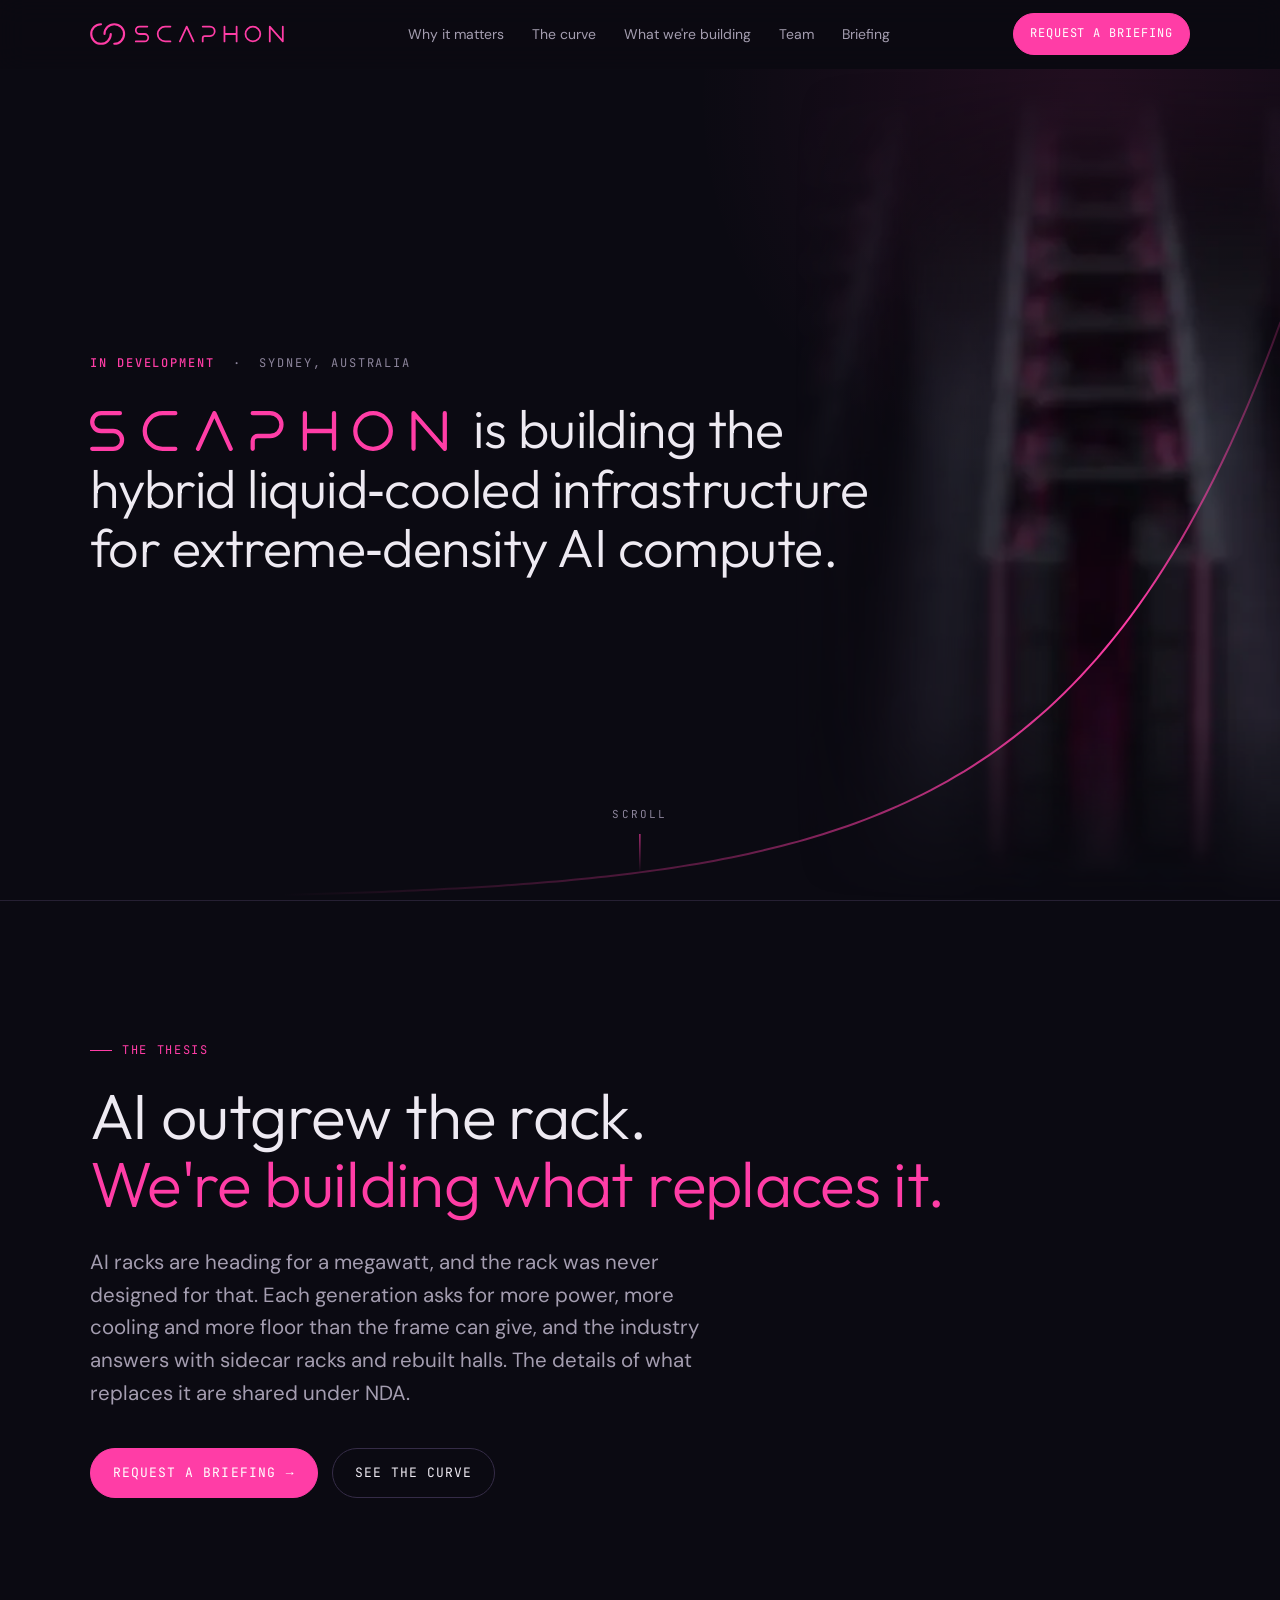
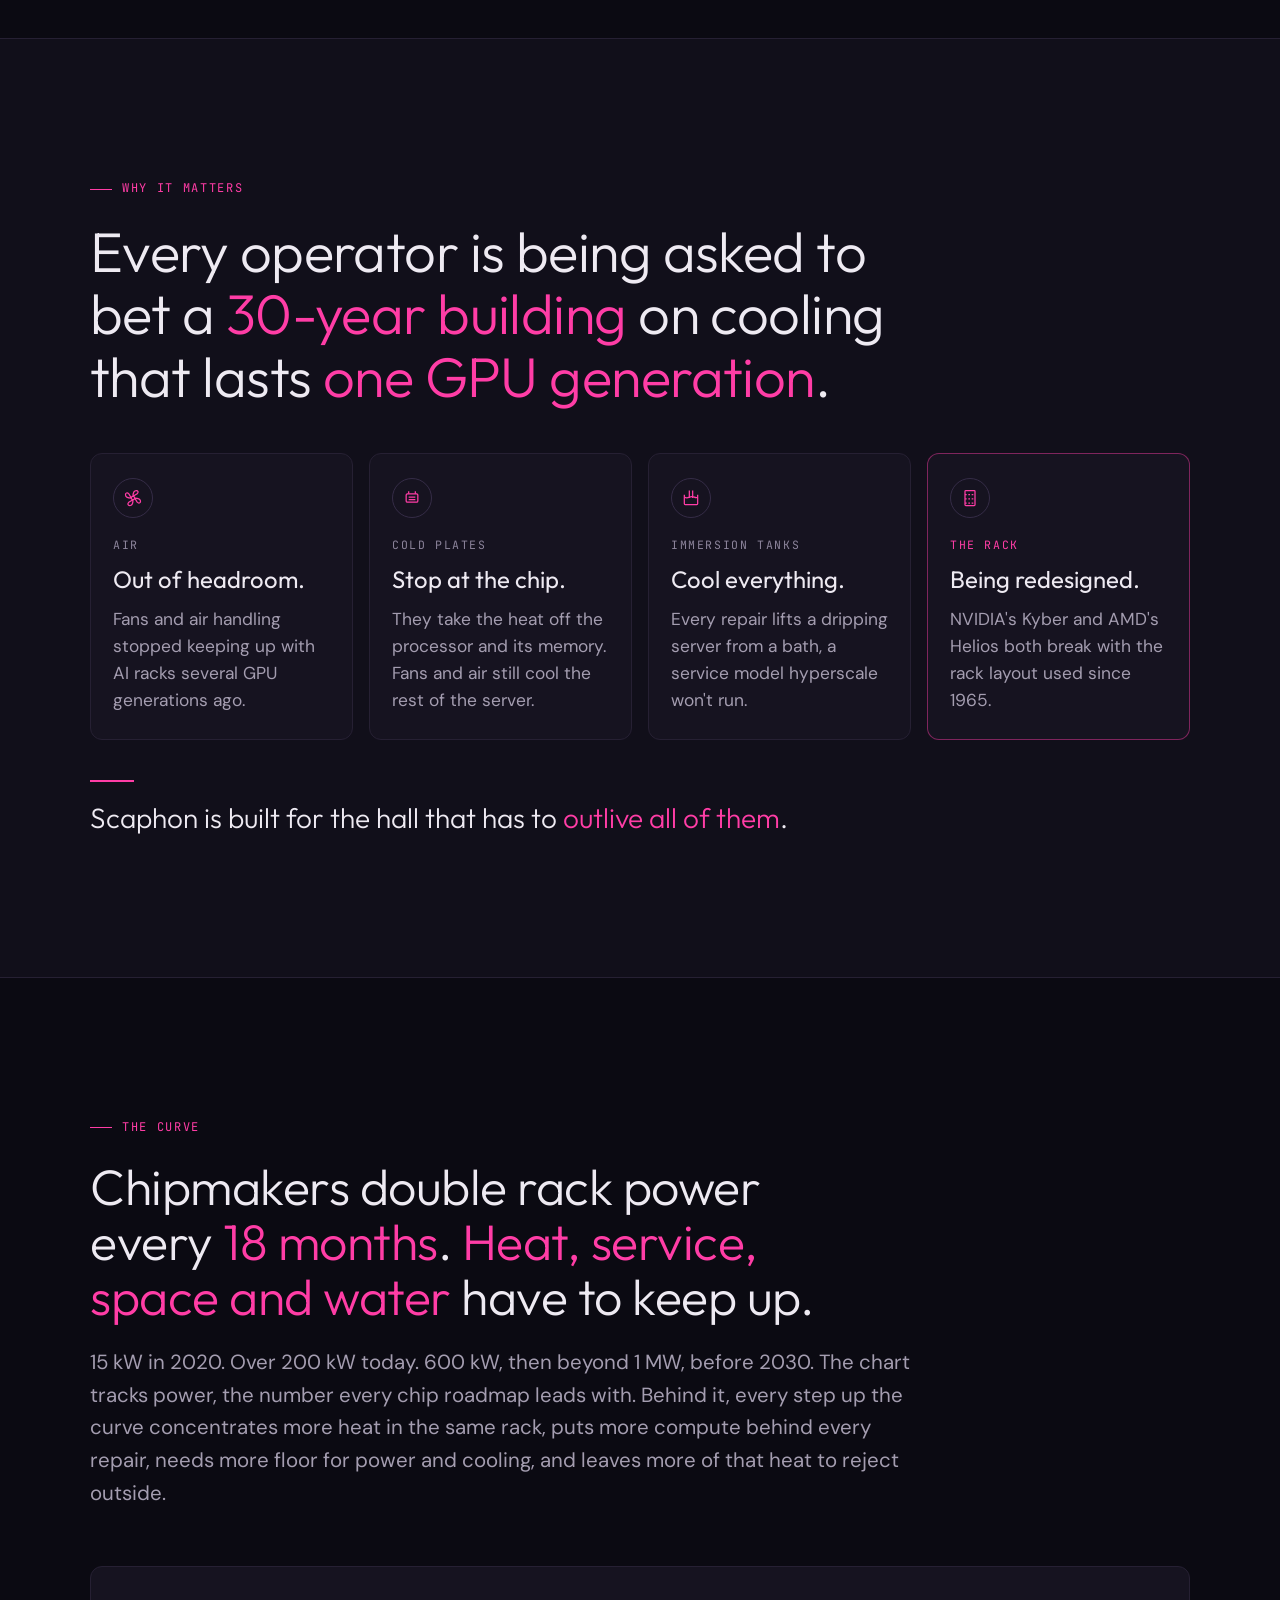
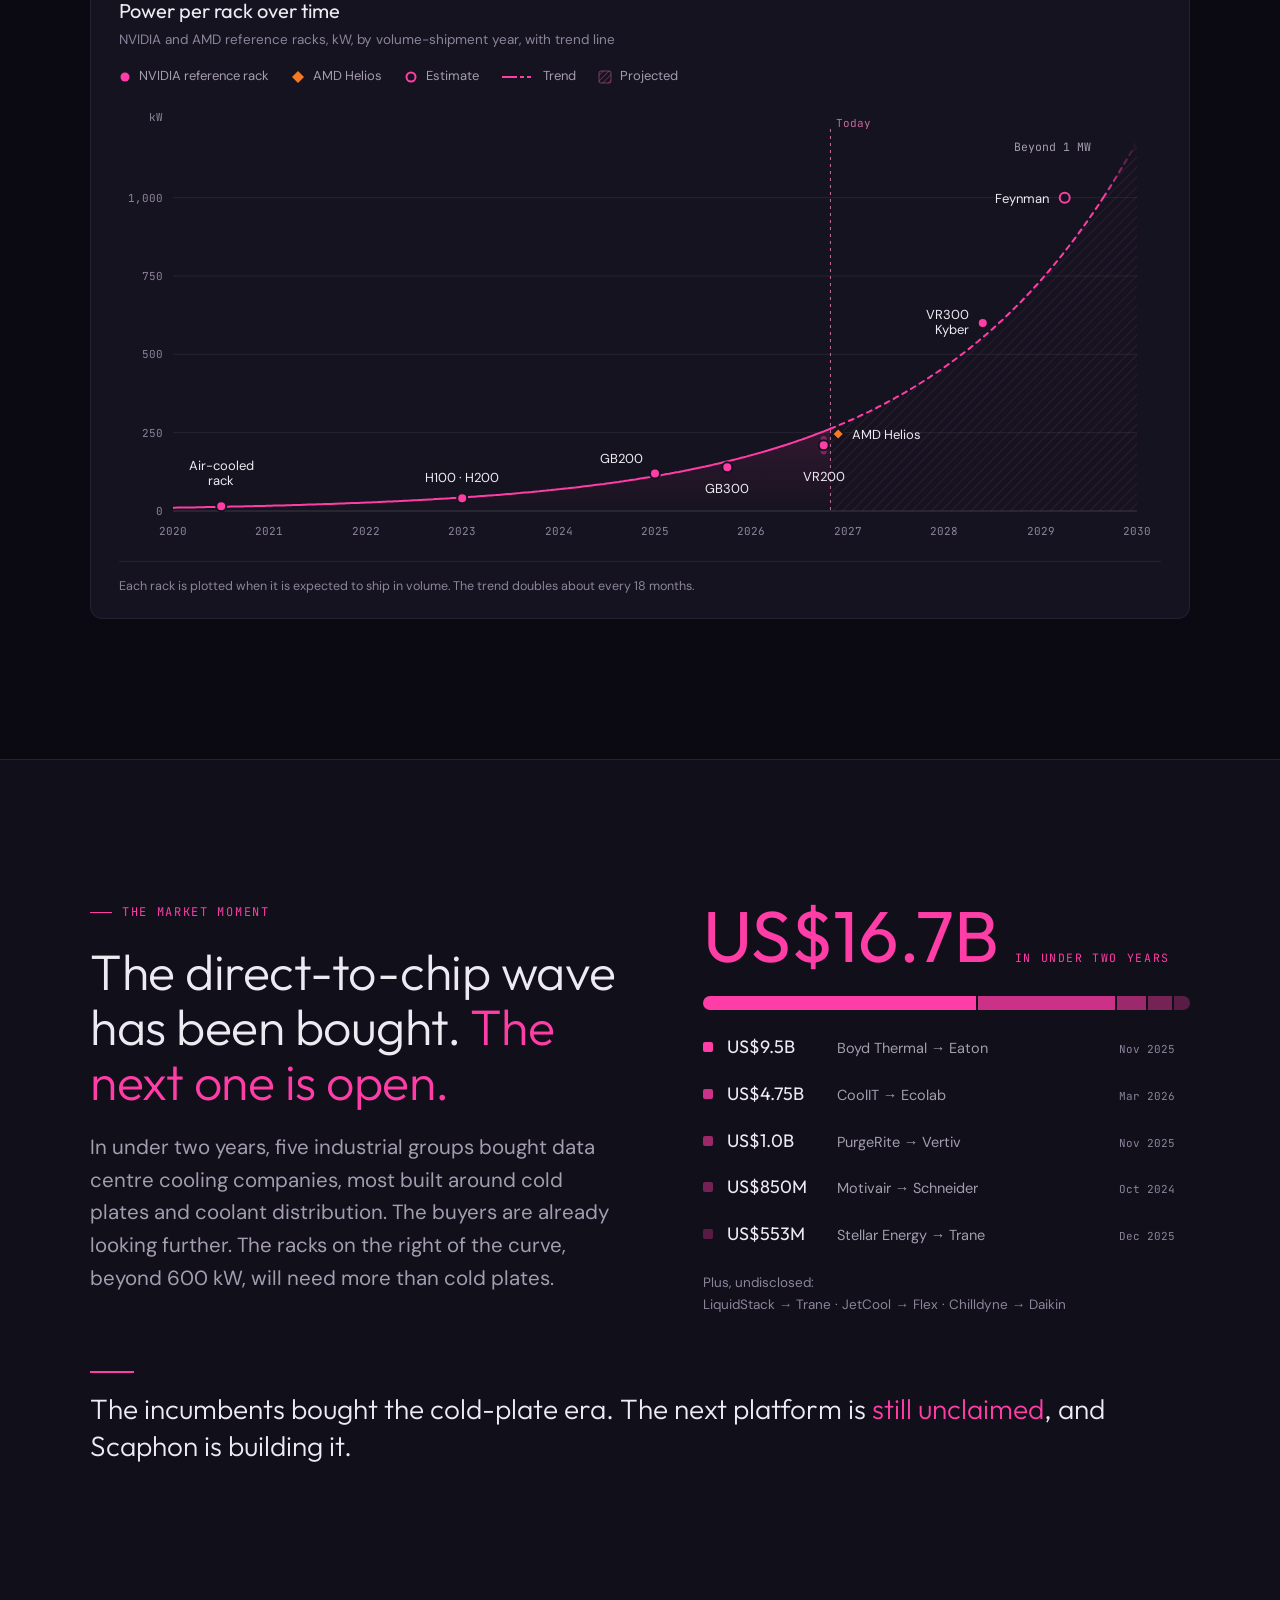
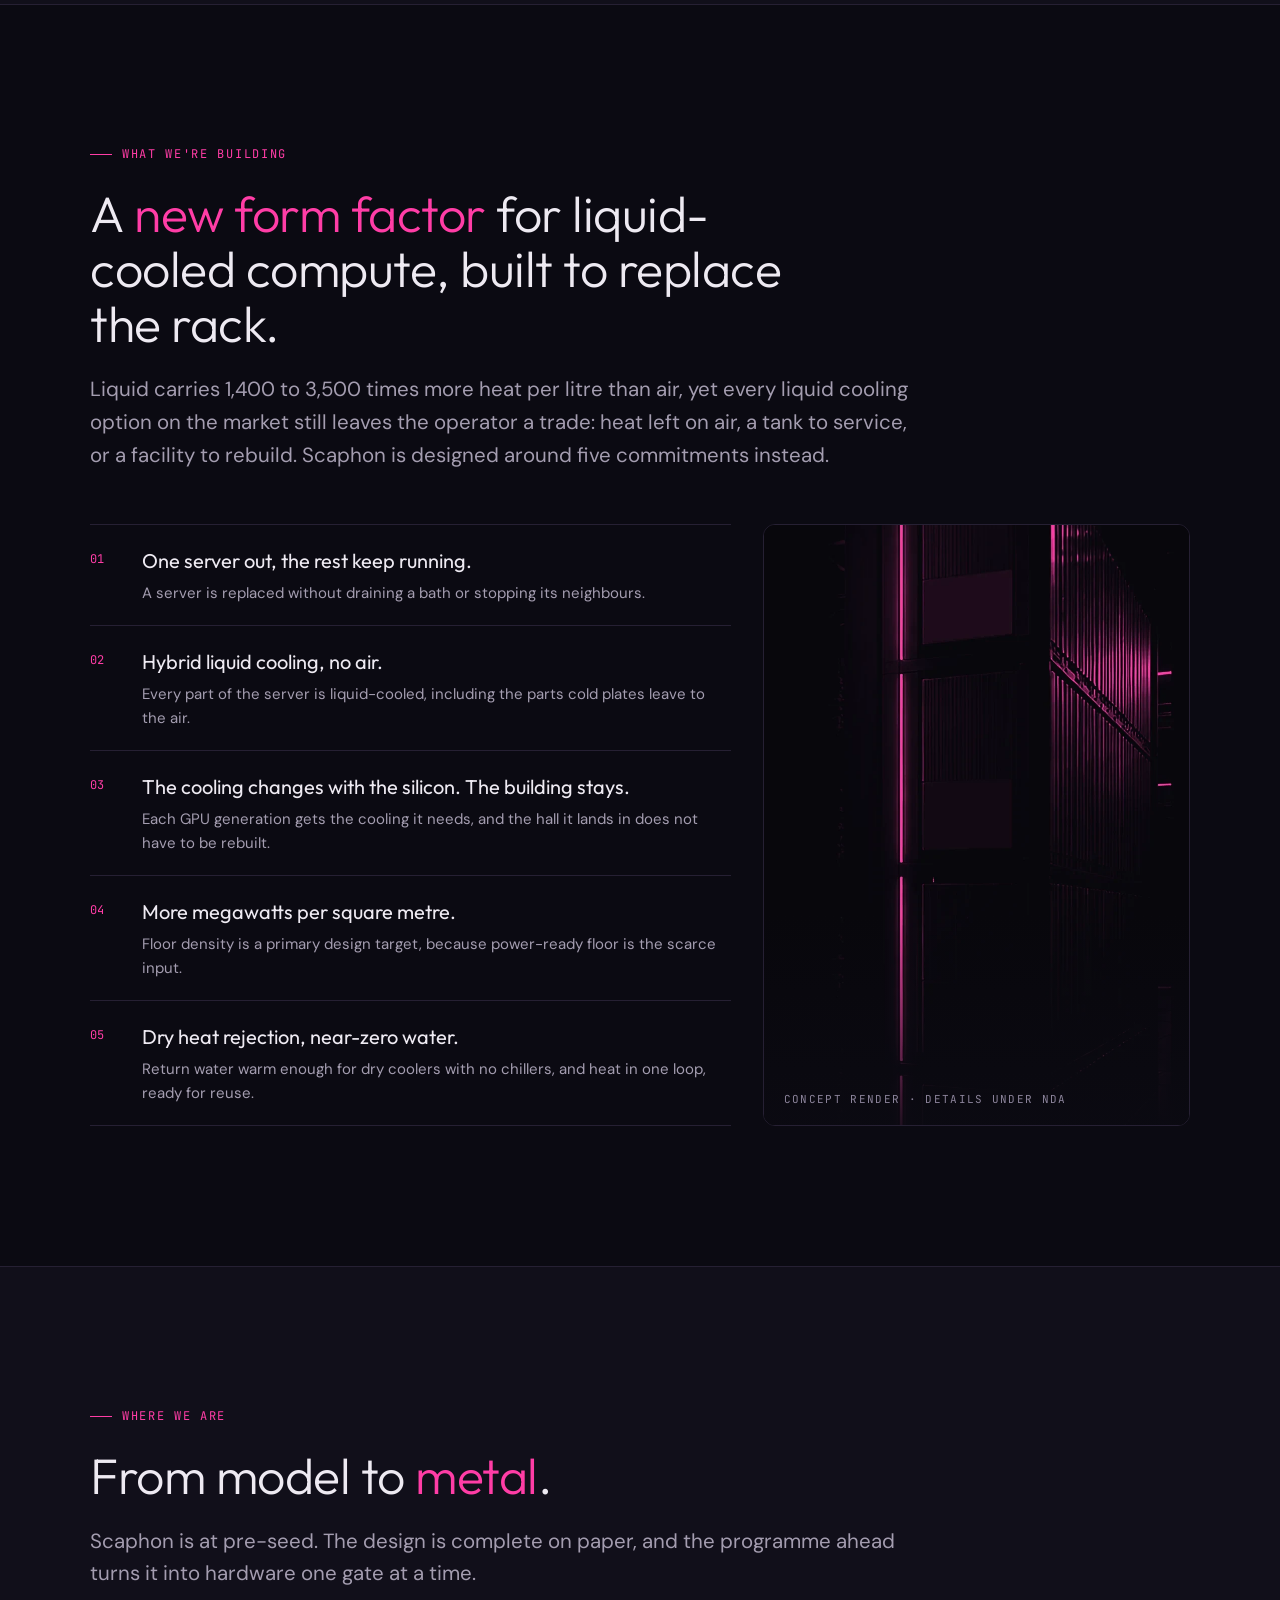
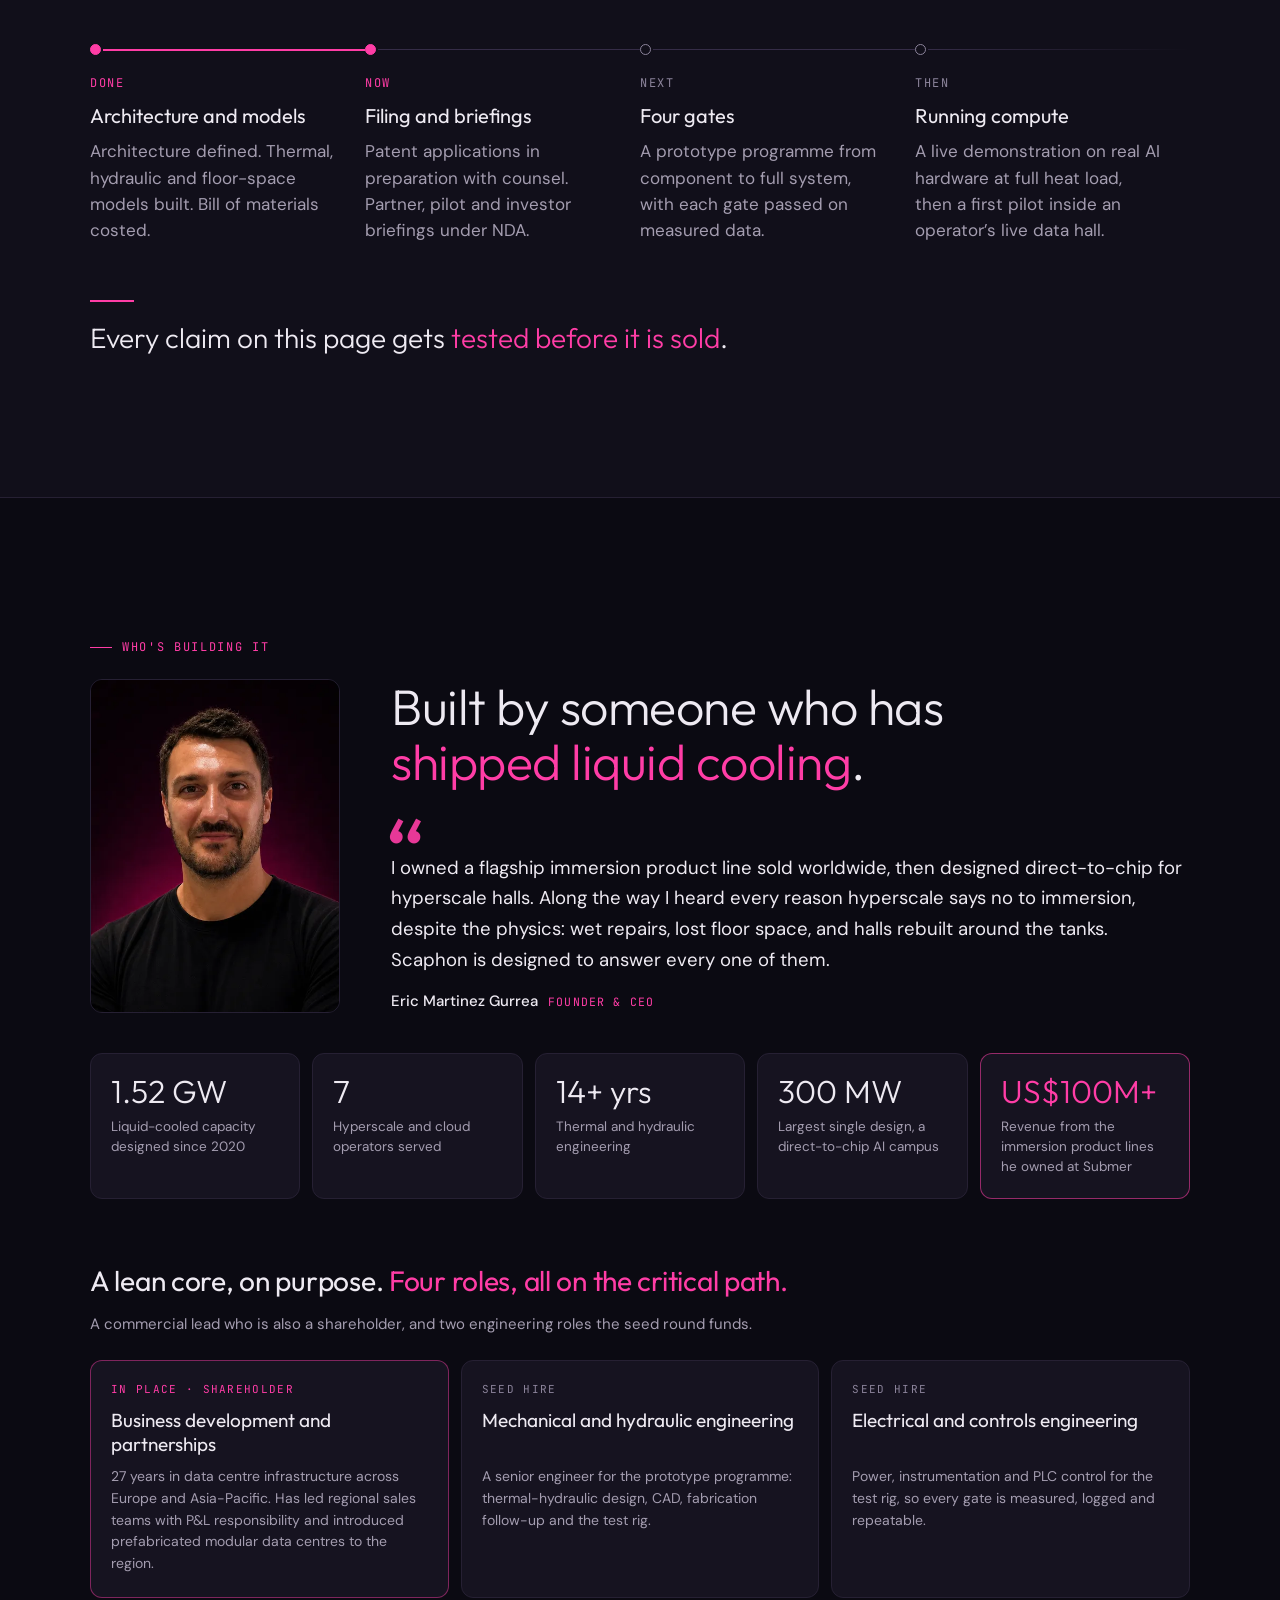
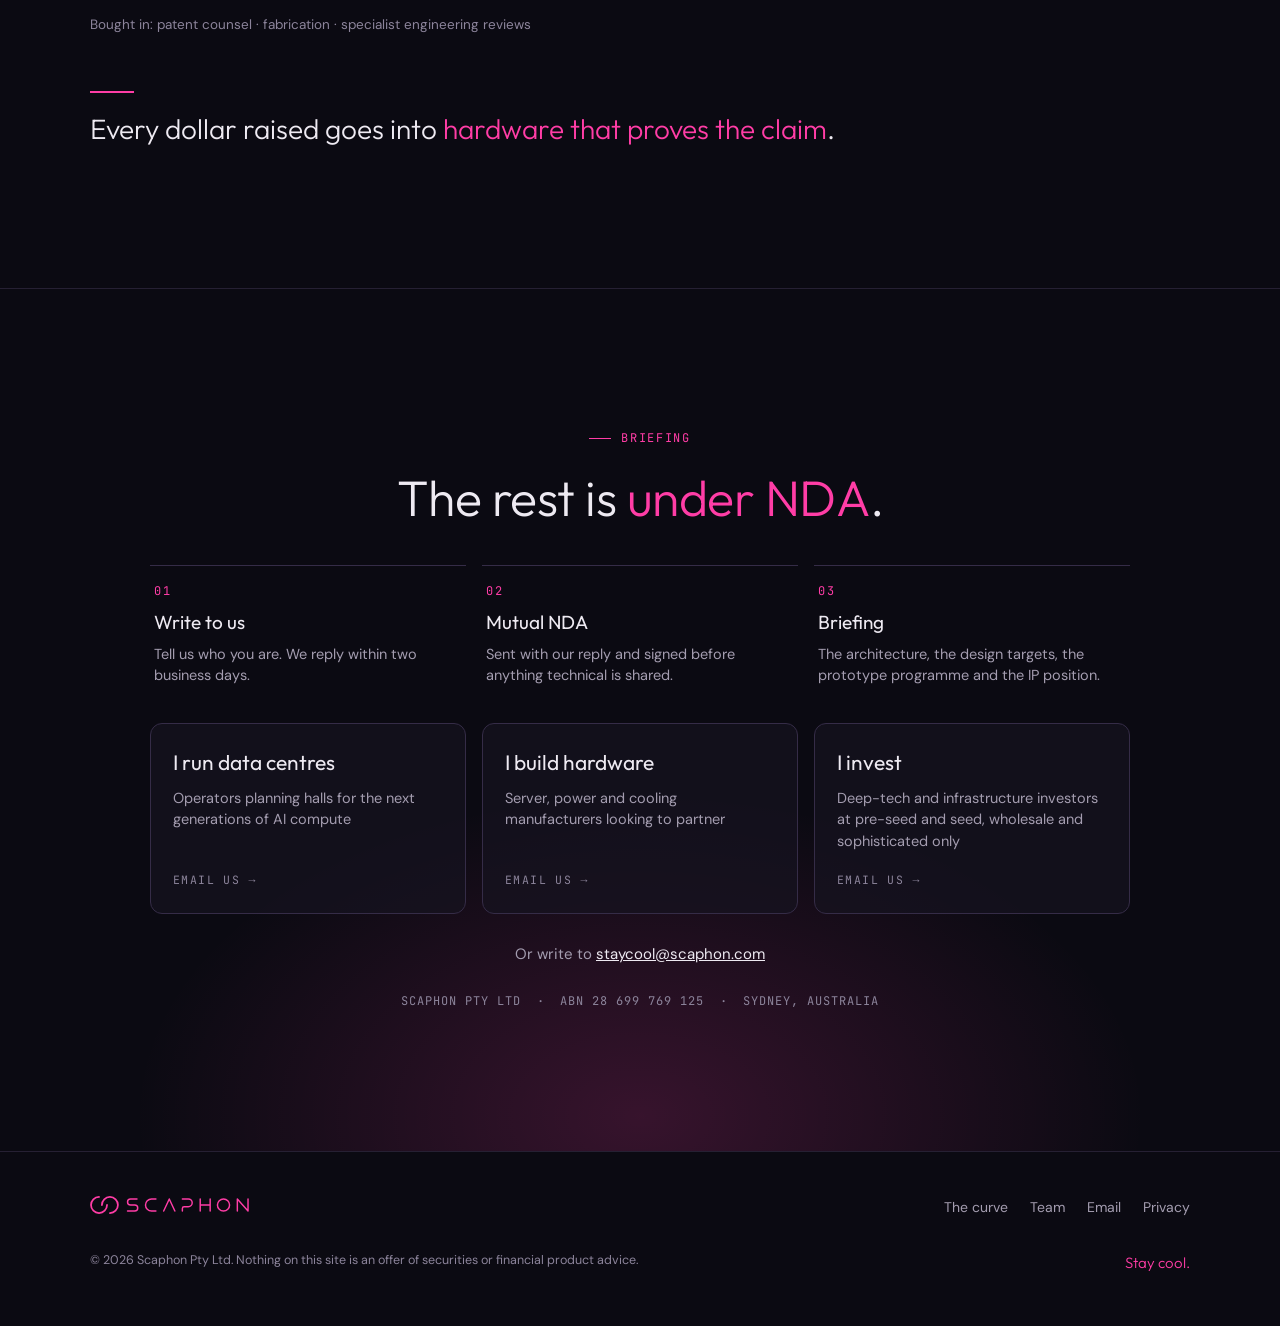
<file: index.html>
<!doctype html>
<html lang="en-AU">
<head>
  <meta charset="utf-8">
  <meta name="viewport" content="width=device-width, initial-scale=1">
  <title>Scaphon · Liquid-cooled infrastructure for AI compute</title>
  <meta name="description" content="Scaphon is building the liquid-cooled infrastructure for extreme-density AI compute, as AI racks head for a megawatt. Sydney, Australia. Briefings under NDA.">
  <meta name="robots" content="index, follow, max-image-preview:large">
  <link rel="canonical" href="https://scaphon.com/">
  <meta name="theme-color" content="#0B0A12">
  <meta name="color-scheme" content="dark">
  <meta name="referrer" content="strict-origin-when-cross-origin">
  <meta name="author" content="Scaphon Pty Ltd">

  <meta property="og:type" content="website">
  <meta property="og:site_name" content="Scaphon">
  <meta property="og:locale" content="en_AU">
  <meta property="og:url" content="https://scaphon.com/">
  <meta property="og:title" content="Scaphon · AI outgrew the rack">
  <meta property="og:description" content="AI racks are heading for a megawatt, and the rack was never designed for that. Scaphon is building what replaces it. Briefings under NDA.">
  <meta property="og:image" content="https://scaphon.com/og.png">
  <meta property="og:image:type" content="image/png">
  <meta property="og:image:width" content="1200">
  <meta property="og:image:height" content="630">
  <meta property="og:image:alt" content="Scaphon. AI outgrew the rack. We're building what replaces it.">
  <meta name="twitter:card" content="summary_large_image">
  <meta name="twitter:title" content="Scaphon · AI outgrew the rack">
  <meta name="twitter:description" content="AI racks are heading for a megawatt, and the rack was never designed for that. Scaphon is building what replaces it.">
  <meta name="twitter:image" content="https://scaphon.com/og.png">
  <meta name="twitter:image:alt" content="Scaphon. AI outgrew the rack. We're building what replaces it.">

  <link rel="icon" href="/favicon.ico" sizes="32x32">
  <link rel="icon" href="/favicon.svg" type="image/svg+xml">
  <link rel="apple-touch-icon" href="/icon-180.png">
  <link rel="manifest" href="/site.webmanifest">

  <link rel="preload" href="fonts/outfit-latin-300-normal.woff2" as="font" type="font/woff2" crossorigin>
  <link rel="preload" href="fonts/dm-sans-latin-400-normal.woff2" as="font" type="font/woff2" crossorigin>
  <link rel="stylesheet" href="styles.css?v=20261029c">

  <script type="application/ld+json">
  {
    "@context": "https://schema.org",
    "@graph": [
      {
        "@type": "Organization",
        "@id": "https://scaphon.com/#organization",
        "name": "Scaphon",
        "legalName": "Scaphon Pty Ltd",
        "url": "https://scaphon.com/",
        "logo": { "@type": "ImageObject", "url": "https://scaphon.com/icon-512.png", "width": 512, "height": 512 },
        "image": "https://scaphon.com/og.png",
        "description": "Scaphon is building the liquid-cooled infrastructure for extreme-density AI compute.",
        "slogan": "AI outgrew the rack. We're building what replaces it.",
        "email": "staycool@scaphon.com",
        "foundingDate": "2026-07-01",
        "taxID": "28 699 769 125",
        "identifier": [
          { "@type": "PropertyValue", "propertyID": "ABN", "value": "28 699 769 125" },
          { "@type": "PropertyValue", "propertyID": "ACN", "value": "699 769 125" }
        ],
        "address": { "@type": "PostalAddress", "addressLocality": "Sydney", "addressRegion": "NSW", "addressCountry": "AU" },
        "knowsAbout": ["Liquid cooling", "AI data centre infrastructure", "Data centre thermal management"],
        "founder": { "@id": "https://scaphon.com/#founder" },
        "sameAs": []
      },
      {
        "@type": "Person",
        "@id": "https://scaphon.com/#founder",
        "name": "Eric Martinez Gurrea",
        "jobTitle": "Founder and CEO",
        "worksFor": { "@id": "https://scaphon.com/#organization" },
        "sameAs": ["https://www.linkedin.com/in/ericmartinezg/"]
      },
      {
        "@type": "WebSite",
        "@id": "https://scaphon.com/#website",
        "url": "https://scaphon.com/",
        "name": "Scaphon",
        "inLanguage": "en-AU",
        "publisher": { "@id": "https://scaphon.com/#organization" }
      }
    ]
  }
  </script>
</head>
<body>
<a class="skip" href="#main">Skip to content</a>

<header class="nav" id="nav">
  <div class="wrap">
    <a class="brand" href="./" aria-label="Scaphon home"><img src="img/scaphon-logo.svg" alt="Scaphon" width="2579" height="292"></a>
    <nav aria-label="Main">
      <ul id="menu">
        <li><a href="#bottleneck">Why it matters</a></li>
        <li><a href="#signal">The curve</a></li>
        <li><a href="#building">What we're building</a></li>
        <li><a href="#team">Team</a></li>
        <li><a href="#briefing">Briefing</a></li>
      </ul>
    </nav>
    <a class="btn small" href="#briefing">Request a briefing</a>
    <button class="nav-toggle" id="navToggle" aria-label="Open menu" aria-expanded="false" aria-controls="menu"><span></span><span></span><span></span></button>
  </div>
</header>

<main id="main">

  <!-- HERO: one sentence of what, nothing of how. The curve behind it is the
       same exponential as the chart below, drawn once on load. -->
  <section class="hero" aria-labelledby="hero-title">
    <div class="hero-photo" aria-hidden="true"></div>
    <svg class="hero-curve" viewBox="0 0 1200 700" preserveAspectRatio="xMaxYMax meet" aria-hidden="true">
      <defs>
        <linearGradient id="heroStroke" x1="0" y1="0" x2="1" y2="0">
          <stop offset="0" stop-color="#FF3DA6" stop-opacity="0"/>
          <stop offset=".45" stop-color="#FF3DA6" stop-opacity=".35"/>
          <stop offset=".85" stop-color="#FF3DA6" stop-opacity="1"/>
          <stop offset="1" stop-color="#FF3DA6" stop-opacity=".2"/>
        </linearGradient>
      </defs>
      <path class="hero-line" d="M0.0 693.9 L10.0 693.7 L20.0 693.4 L30.0 693.2 L40.0 692.9 L50.0 692.6 L60.0 692.3 L70.0 692.0 L80.0 691.7 L90.0 691.3 L100.0 691.0 L110.0 690.6 L120.0 690.3 L130.0 689.9 L140.0 689.5 L150.0 689.0 L160.0 688.6 L170.0 688.1 L180.0 687.6 L190.0 687.2 L200.0 686.6 L210.0 686.1 L220.0 685.5 L230.0 685.0 L240.0 684.3 L250.0 683.7 L260.0 683.1 L270.0 682.4 L280.0 681.7 L290.0 680.9 L300.0 680.2 L310.0 679.4 L320.0 678.5 L330.0 677.7 L340.0 676.8 L350.0 675.8 L360.0 674.9 L370.0 673.8 L380.0 672.8 L390.0 671.7 L400.0 670.5 L410.0 669.4 L420.0 668.1 L430.0 666.8 L440.0 665.5 L450.0 664.1 L460.0 662.7 L470.0 661.2 L480.0 659.6 L490.0 658.0 L500.0 656.3 L510.0 654.5 L520.0 652.7 L530.0 650.8 L540.0 648.8 L550.0 646.7 L560.0 644.6 L570.0 642.4 L580.0 640.0 L590.0 637.6 L600.0 635.1 L610.0 632.5 L620.0 629.8 L630.0 626.9 L640.0 624.0 L650.0 620.9 L660.0 617.7 L670.0 614.4 L680.0 611.0 L690.0 607.4 L700.0 603.7 L710.0 599.8 L720.0 595.7 L730.0 591.5 L740.0 587.2 L750.0 582.6 L760.0 577.9 L770.0 573.0 L780.0 567.9 L790.0 562.5 L800.0 557.0 L810.0 551.2 L820.0 545.3 L830.0 539.0 L840.0 532.5 L850.0 525.8 L860.0 518.8 L870.0 511.5 L880.0 503.9 L890.0 496.0 L900.0 487.7 L910.0 479.2 L920.0 470.3 L930.0 461.0 L940.0 451.4 L950.0 441.4 L960.0 431.0 L970.0 420.1 L980.0 408.9 L990.0 397.1 L1000.0 384.9 L1010.0 372.2 L1020.0 359.0 L1030.0 345.3 L1040.0 331.0 L1050.0 316.1 L1060.0 300.7 L1070.0 284.6 L1080.0 267.8 L1090.0 250.4 L1100.0 232.3 L1110.0 213.5 L1120.0 193.9 L1130.0 173.5 L1140.0 152.3 L1150.0 130.2 L1160.0 107.2 L1170.0 83.3 L1180.0 58.5 L1190.0 32.7 L1200.0 5.8" pathLength="1"/>
    </svg>
    <div class="wrap">
      <div class="eyebrow"><b>In development</b> &nbsp;·&nbsp; Sydney, Australia</div>
      <h1 id="hero-title"><span class="wm"><span class="sr-only">Scaphon</span><img src="img/scaphon-wordmark.svg" alt="" aria-hidden="true" width="1614" height="180"></span> is building the<br class="br-wide"> hybrid liquid&#8209;cooled infrastructure<br class="br-wide"> for extreme&#8209;density AI compute.</h1>
    </div>
    <a class="scroll-cue" href="#thesis" aria-label="Scroll to the thesis"><span>Scroll</span><i aria-hidden="true"></i></a>
  </section>

  <section id="thesis" class="thesis" aria-labelledby="thesis-title">
    <div class="wrap reveal">
      <div class="label">The thesis</div>
      <h2 id="thesis-title">AI outgrew the rack.<br><span class="accent">We're building what replaces it.</span></h2>
      <p class="lead">AI racks are heading for a megawatt, and the rack was never designed for that. Each generation asks for more power, more cooling and more floor than the frame can give, and the industry answers with sidecar racks and rebuilt halls. The details of what replaces it are shared under NDA.</p>
      <div class="cta-row">
        <a class="btn" href="#briefing">Request a briefing <span class="arrow" aria-hidden="true">→</span></a>
        <a class="btn ghost" href="#signal">See the curve</a>
      </div>
    </div>
  </section>

  <!-- WHY IT MATTERS: one statement, no numbers to defend; the numbers live in the chart -->
  <section id="bottleneck" class="alt statement-band" aria-labelledby="bottleneck-title">
    <div class="wrap reveal">
      <div class="label">Why it matters</div>
      <h2 id="bottleneck-title" class="statement">Every operator is being asked to bet a <span class="accent">30-year building</span> on cooling that lasts <span class="accent">one GPU generation</span>.</h2>
      <ul class="verdicts">
        <li class="verdict"><span class="v-ico" aria-hidden="true"><svg width="20" height="20" viewBox="0 0 24 24" fill="none" stroke="currentColor" stroke-width="1.5"><circle cx="12" cy="12" r="2"/><path d="M12 10c0-4 1-7 4-7 2 0 3 2 1 4l-5 3M14 12c4 0 7 1 7 4 0 2-2 3-4 1l-3-5M12 14c0 4-1 7-4 7-2 0-3-2-1-4l5-3M10 12c-4 0-7-1-7-4 0-2 2-3 4-1l3 5"/></svg></span><span class="v-k">Air</span><span class="v-t">Out of headroom.</span><span class="v-d">Fans and air handling stopped keeping up with AI racks several GPU generations ago.</span></li>
        <li class="verdict"><span class="v-ico" aria-hidden="true"><svg width="20" height="20" viewBox="0 0 24 24" fill="none" stroke="currentColor" stroke-width="1.5"><rect x="5" y="7" width="14" height="10" rx="1.5"/><path d="M8 7V4M16 7V4M8 11h8M8 14h8"/></svg></span><span class="v-k">Cold plates</span><span class="v-t">Stop at the chip.</span><span class="v-d">They take the heat off the processor and its memory. Fans and air still cool the rest of the server.</span></li>
        <li class="verdict"><span class="v-ico" aria-hidden="true"><svg width="20" height="20" viewBox="0 0 24 24" fill="none" stroke="currentColor" stroke-width="1.5"><path d="M4 8v11a1 1 0 0 0 1 1h14a1 1 0 0 0 1-1V8"/><path d="M4 11c2 1 4 1 6 0s4-1 6 0 3 1 4 0"/><path d="M10 3v9M14 3v9"/></svg></span><span class="v-k">Immersion tanks</span><span class="v-t">Cool everything.</span><span class="v-d">Every repair lifts a dripping server from a bath, a service model hyperscale won't run.</span></li>
        <li class="verdict last"><span class="v-ico" aria-hidden="true"><svg width="20" height="20" viewBox="0 0 24 24" fill="none" stroke="currentColor" stroke-width="1.5"><rect x="6" y="3" width="12" height="18" rx="1"/><path d="M6 8h12M6 13h12M6 18h12" stroke-dasharray="2 2"/></svg></span><span class="v-k">The rack</span><span class="v-t">Being redesigned.</span><span class="v-d">NVIDIA's Kyber and AMD's Helios both break with the rack layout used since 1965.</span></li>
      </ul>
      <p class="statement-close">Scaphon is built for the hall that has to <span class="accent">outlive all of them</span>.</p>
    </div>
  </section>

  <!-- THE SIGNAL: the thesis, proved with public data only -->
  <section id="signal" aria-labelledby="signal-title">
    <div class="wrap">
      <div class="reveal">
        <div class="label">The curve</div>
        <h2 id="signal-title">Chipmakers double rack power every <span class="accent">18 months</span>. <span class="accent">Heat, service, space and water</span> have to keep up.</h2>
        <p class="lead" style="margin-top:22px">15 kW in 2020. Over 200 kW today. 600 kW, then beyond 1 MW, before 2030. The chart tracks power, the number every chip roadmap leads with. Behind it, every step up the curve concentrates more heat in the same rack, puts more compute behind every repair, needs more floor for power and cooling, and leaves more of that heat to reject outside.</p>
      </div>
      <figure class="chart reveal" id="chart">
        <div class="chart-head">
          <div>
            <div class="chart-title">Power per rack over time</div>
            <div class="chart-sub">NVIDIA and AMD reference racks, kW, by volume-shipment year, with trend line</div>
          </div>
          <ul class="legend" aria-hidden="true">
            <li><svg width="12" height="12"><circle cx="6" cy="6" r="4.5" fill="#FF3DA6"/></svg>NVIDIA reference rack</li>
            <li><svg width="14" height="14"><path d="M7 1 L13 7 L7 13 L1 7 Z" fill="#F57A20"/></svg>AMD Helios</li>
            <li><svg width="14" height="14"><circle cx="7" cy="7" r="4.5" fill="none" stroke="#FF3DA6" stroke-width="2"/></svg>Estimate</li>
            <li><svg width="34" height="10"><line x1="1" y1="5" x2="16" y2="5" stroke="#FF3DA6" stroke-width="2"/><line x1="19" y1="5" x2="33" y2="5" stroke="#FF3DA6" stroke-width="2" stroke-dasharray="4 3"/></svg>Trend</li>
            <li><svg width="14" height="14"><defs><pattern id="lgHatch" patternUnits="userSpaceOnUse" width="4" height="4" patternTransform="rotate(45)"><line x1="0" y1="0" x2="0" y2="4" stroke="#FF3DA6" stroke-opacity=".6" stroke-width="1.2"/></pattern></defs><rect x="1" y="1" width="12" height="12" rx="2" fill="url(#lgHatch)" stroke="#C46A9C" stroke-opacity=".5"/></svg>Projected</li>
          </ul>
        </div>
        <div class="plot-wrap">
          <div id="densityPlot" class="plot" role="img" aria-label="Power per AI rack by year with a trend line. Air-cooled rack 10 to 20 kW before 2022. H100 and H200, four servers, about 40 kW, 2022 to 2024. GB200 about 120 kW in 2025. GB300 up to 140 kW in the second half of 2025. VR200 about 190 to 230 kW and AMD Helios about 246 kW, second half of 2026. VR300 Kyber rack about 600 kW, plotted at mid-2028. Feynman about 1 MW, estimated, plotted at 2029. The trend doubles roughly every 18 months and passes 1 MW in 2029."></div>
          <div id="densityTip" class="tip" role="status" hidden></div>
        </div>
        <figcaption class="chart-note">Each rack is plotted when it is expected to ship in volume. The trend doubles about every <span id="densityDoubling">18</span> months.</figcaption>
      </figure>
    </div>
  </section>

  <!-- THE MARKET MOMENT: public deals only -->
  <section id="market" class="alt" aria-labelledby="market-title">
    <div class="wrap">
      <div class="market reveal">
        <div>
          <div class="label">The market moment</div>
          <h2 id="market-title">The direct-to-chip wave has been bought. <span class="accent">The next one is open.</span></h2>
          <p class="lead" style="margin-top:22px">In under two years, five industrial groups bought data centre cooling companies, most built around cold plates and coolant distribution. The buyers are already looking further. The racks on the right of the curve, beyond 600 kW, will need more than cold plates.</p>
        </div>
        <div class="deals-col">
          <div class="deals-total"><span class="t-n">US$16.7B</span><span class="t-l">in under two years</span></div>
          <div class="deals-bar" aria-hidden="true"><span style="flex:9.5"></span><span style="flex:4.75"></span><span style="flex:1.0"></span><span style="flex:0.85"></span><span style="flex:0.553"></span></div>
          <ul class="deals">
            <li><a href="https://www.businesswire.com/news/home/20251103856036/en" target="_blank" rel="noopener" aria-label="Eaton acquires Boyd Thermal, US$9.5B, Nov 2025"><i aria-hidden="true"></i><span class="d-n">US$9.5B</span><span class="d-t">Boyd Thermal&nbsp;→ Eaton</span><span class="d-s">Nov 2025</span></a></li>
            <li><a href="https://w.media/ecolab-to-acquire-coolit-systems-for-us-4-75-billion/" target="_blank" rel="noopener" aria-label="Ecolab acquires CoolIT Systems, US$4.75B, Mar 2026"><i aria-hidden="true"></i><span class="d-n">US$4.75B</span><span class="d-t">CoolIT&nbsp;→ Ecolab</span><span class="d-s">Mar 2026</span></a></li>
            <li><a href="https://www.vertiv.com/en-us/about/news-and-events/corporate-news/vertiv-announces-intent-to-acquire-purgerite-a-leading-provider-of-specialized-fluid-management-services-to-expand-liquid-cooling-services-portfolio/" target="_blank" rel="noopener" aria-label="Vertiv acquires PurgeRite, US$1.0B, Nov 2025"><i aria-hidden="true"></i><span class="d-n">US$1.0B</span><span class="d-t">PurgeRite&nbsp;→ Vertiv</span><span class="d-s">Nov 2025</span></a></li>
            <li><a href="https://www.datacenterdynamics.com/en/news/schneider-electric-acquires-majority-stake-in-cooling-company-motivair-corp/" target="_blank" rel="noopener" aria-label="Schneider Electric takes 75% of Motivair, US$850M, Oct 2024"><i aria-hidden="true"></i><span class="d-n">US$850M</span><span class="d-t">Motivair&nbsp;→ Schneider</span><span class="d-s">Oct 2024</span></a></li>
            <li><a href="https://www.businesswire.com/news/home/20251202318183/en/Trane-Technologies-to-Acquire-Stellar-Energy-Digital-Business" target="_blank" rel="noopener" aria-label="Trane acquires Stellar Energy, US$553M, Dec 2025"><i aria-hidden="true"></i><span class="d-n">US$553M</span><span class="d-t">Stellar Energy&nbsp;→ Trane</span><span class="d-s">Dec 2025</span></a></li>
          </ul>
          <p class="deals-more">Plus, undisclosed:<br>LiquidStack&nbsp;→ Trane · JetCool&nbsp;→ Flex · Chilldyne&nbsp;→ Daikin</p>
        </div>
      </div>
      <p class="statement-close reveal">The incumbents bought the cold-plate era. The next platform is <span class="accent">still unclaimed</span>, and Scaphon is building it.</p>
    </div>
  </section>

  <!-- WHAT WE'RE BUILDING: beliefs stated as outcomes, one image, no mechanism -->
  <section id="building" aria-labelledby="building-title">
    <div class="wrap">
      <div class="reveal">
        <div class="label">What we're building</div>
        <h2 id="building-title">A <span class="accent">new form factor</span> for liquid-cooled compute, built to replace the rack.</h2>
        <p class="lead" style="margin-top:22px">Liquid carries 1,400 to 3,500 times more heat per litre than air, yet every liquid cooling option on the market still leaves the operator a trade: heat left on air, a tank to service, or a facility to rebuild. Scaphon is designed around five commitments instead.</p>
      </div>
      <div class="building reveal">
        <ol class="beliefs">
          <li><b>One server out, the rest keep running.</b><span>A server is replaced without draining a bath or stopping its neighbours.</span></li>
          <li><b>Hybrid liquid cooling, no air.</b><span>Every part of the server is liquid-cooled, including the parts cold plates leave to the air.</span></li>
          <li><b>The cooling changes with the silicon. The building stays.</b><span>Each GPU generation gets the cooling it needs, and the hall it lands in does not have to be rebuilt.</span></li>
          <li><b>More megawatts per square metre.</b><span>Floor density is a primary design target, because power-ready floor is the scarce input.</span></li>
          <li><b>Dry heat rejection, near-zero water.</b><span>Return water warm enough for dry coolers with no chillers, and heat in one loop, ready for reuse.</span></li>
        </ol>
        <figure class="glimpse">
          <img src="img/concept-unit.webp" alt="Concept render of a Scaphon unit, filtered to show only its light" width="846" height="1632" loading="lazy" decoding="async">
          <figcaption>Concept render · details under NDA</figcaption>
        </figure>
      </div>
    </div>
  </section>

  <!-- WHERE WE ARE -->
  <section id="status" class="alt" aria-labelledby="status-title">
    <div class="wrap">
      <div class="reveal">
        <div class="label">Where we are</div>
        <h2 id="status-title">From model to <span class="accent">metal</span>.</h2>
        <p class="lead" style="margin-top:22px">Scaphon is at pre-seed. The design is complete on paper, and the programme ahead turns it into hardware one gate at a time.</p>
      </div>
      <ol class="timeline reveal">
        <li class="done"><span class="t-k">Done</span><span class="t-t">Architecture and models</span><span class="t-v">Architecture defined. Thermal, hydraulic and floor-space models built. Bill of materials costed.</span></li>
        <li class="now"><span class="t-k">Now</span><span class="t-t">Filing and briefings</span><span class="t-v">Patent applications in preparation with counsel. Partner, pilot and investor briefings under NDA.</span></li>
        <li class="next"><span class="t-k">Next</span><span class="t-t">Four gates</span><span class="t-v">A prototype programme from component to full system, with each gate passed on measured data.</span></li>
        <li class="then"><span class="t-k">Then</span><span class="t-t">Running compute</span><span class="t-v">A live demonstration on real AI hardware at full heat load, then a first pilot inside an operator&#8217;s live data hall.</span></li>
      </ol>
      <p class="statement-close reveal">Every claim on this page gets <span class="accent">tested before it is sold</span>.</p>
    </div>
  </section>

  <!-- FOUNDER: figures and a first-person note instead of a bio -->
  <section id="team" aria-labelledby="team-title">
    <div class="wrap">
      <div class="label reveal">Who's building it</div>
      <div class="founder reveal">
        <img src="img/eric-martinez-gurrea-scaphon.webp" alt="Eric Martinez Gurrea" width="560" height="621" loading="lazy" decoding="async">
        <div class="founder-body">
          <h2 id="team-title">Built by someone who has <span class="accent">shipped liquid cooling</span>.</h2>
          <blockquote>I owned a flagship immersion product line sold worldwide, then designed direct-to-chip for hyperscale halls. Along the way I heard every reason hyperscale says no to immersion, despite the physics: wet repairs, lost floor space, and halls rebuilt around the tanks. Scaphon is designed to answer every one of them.</blockquote>
          <div class="sig"><b>Eric Martinez Gurrea</b><span>Founder &amp; CEO</span></div>
        </div>
      </div>
      <dl class="stats reveal">
        <div><dt>1.52 GW</dt><dd>Liquid-cooled capacity designed since 2020</dd></div>
        <div><dt>7</dt><dd>Hyperscale and cloud operators served</dd></div>
        <div><dt>14+ yrs</dt><dd>Thermal and hydraulic engineering</dd></div>
        <div><dt>300 MW</dt><dd>Largest single design, a direct-to-chip AI campus</dd></div>
        <div class="key"><dt>US$100M+</dt><dd>Revenue from the immersion product lines he owned at Submer</dd></div>
      </dl>
      <div class="core reveal">
        <div class="core-head">
          <h3>A lean core, on purpose. <span class="accent">Four roles, all on the critical path.</span></h3>
          <p>A commercial lead who is also a shareholder, and two engineering roles the seed round funds.</p>
        </div>
        <ul class="roles">
          <li><span class="r-k">In place · Shareholder</span><b>Business development and partnerships</b><span class="r-d">27 years in data centre infrastructure across Europe and Asia-Pacific. Has led regional sales teams with P&amp;L responsibility and introduced prefabricated modular data centres to the region.</span></li>
          <li><span class="r-k">Seed hire</span><b>Mechanical and hydraulic engineering</b><span class="r-d">A senior engineer for the prototype programme: thermal-hydraulic design, CAD, fabrication follow-up and the test rig.</span></li>
          <li><span class="r-k">Seed hire</span><b>Electrical and controls engineering</b><span class="r-d">Power, instrumentation and PLC control for the test rig, so every gate is measured, logged and repeatable.</span></li>
        </ul>
        <p class="bought">Bought in: patent counsel · fabrication · specialist engineering reviews</p>
      </div>
      <p class="statement-close reveal">Every dollar raised goes into <span class="accent">hardware that proves the claim</span>.</p>
    </div>
  </section>

  <!-- BRIEFING: the gated door, and what is behind it -->
  <section id="briefing" class="contact" aria-labelledby="briefing-title">
    <div class="wrap reveal">
      <div class="label">Briefing</div>
      <h2 id="briefing-title">The rest is <span class="accent">under NDA</span>.</h2>
      <ol class="steps">
        <li><span class="s-n">01</span><b>Write to us</b><span class="s-d">Tell us who you are. We reply within two business days.</span></li>
        <li><span class="s-n">02</span><b>Mutual NDA</b><span class="s-d">Sent with our reply and signed before anything technical is shared.</span></li>
        <li><span class="s-n">03</span><b>Briefing</b><span class="s-d">The architecture, the design targets, the prototype programme and the IP position.</span></li>
      </ol>
      <div class="routes">
        <a class="route" href="mailto:staycool@scaphon.com?subject=Scaphon%20briefing%3A%20operator"><b>I run data centres</b><span>Operators planning halls for the next generations of AI compute</span><i>Email us <em aria-hidden="true">&rarr;</em></i></a>
        <a class="route" href="mailto:staycool@scaphon.com?subject=Scaphon%20briefing%3A%20partner"><b>I build hardware</b><span>Server, power and cooling manufacturers looking to partner</span><i>Email us <em aria-hidden="true">&rarr;</em></i></a>
        <a class="route" href="mailto:staycool@scaphon.com?subject=Scaphon%20briefing%3A%20investor"><b>I invest</b><span>Deep-tech and infrastructure investors at pre-seed and seed, wholesale and sophisticated only</span><i>Email us <em aria-hidden="true">&rarr;</em></i></a>
      </div>
      <p class="mail-line">Or write to <a href="mailto:staycool@scaphon.com">staycool@scaphon.com</a></p>
      <div class="meta">Scaphon Pty Ltd &nbsp;·&nbsp; ABN 28 699 769 125 &nbsp;·&nbsp; Sydney, Australia</div>
    </div>
  </section>

</main>

<footer>
  <div class="wrap">
    <a class="brand" href="./" aria-label="Scaphon home"><img src="img/scaphon-logo.svg" alt="Scaphon" width="2579" height="292" loading="lazy"></a>
    <div class="foot-links">
      <a href="#signal">The curve</a>
      <a href="#team">Team</a>
      <a href="mailto:staycool@scaphon.com">Email</a>
      <a href="privacy.html">Privacy</a>
    </div>
    <div class="fine">
      <span>© 2026 Scaphon Pty Ltd. Nothing on this site is an offer of securities or financial product advice.</span>
      <span class="stay">Stay cool.</span>
    </div>
  </div>
</footer>

<script src="site.js?v=20261029c" defer></script>
<script src="chart.js?v=20261029c" defer></script>
<!-- Cloudflare Web Analytics (cookieless) --><script type='module' src='https://static.cloudflareinsights.com/beacon.min.js' data-cf-beacon='{"token": "19f9611f4fe54c2a832fe175127ee4cc"}'></script><!-- End Cloudflare Web Analytics -->
</body>
</html>
</file>
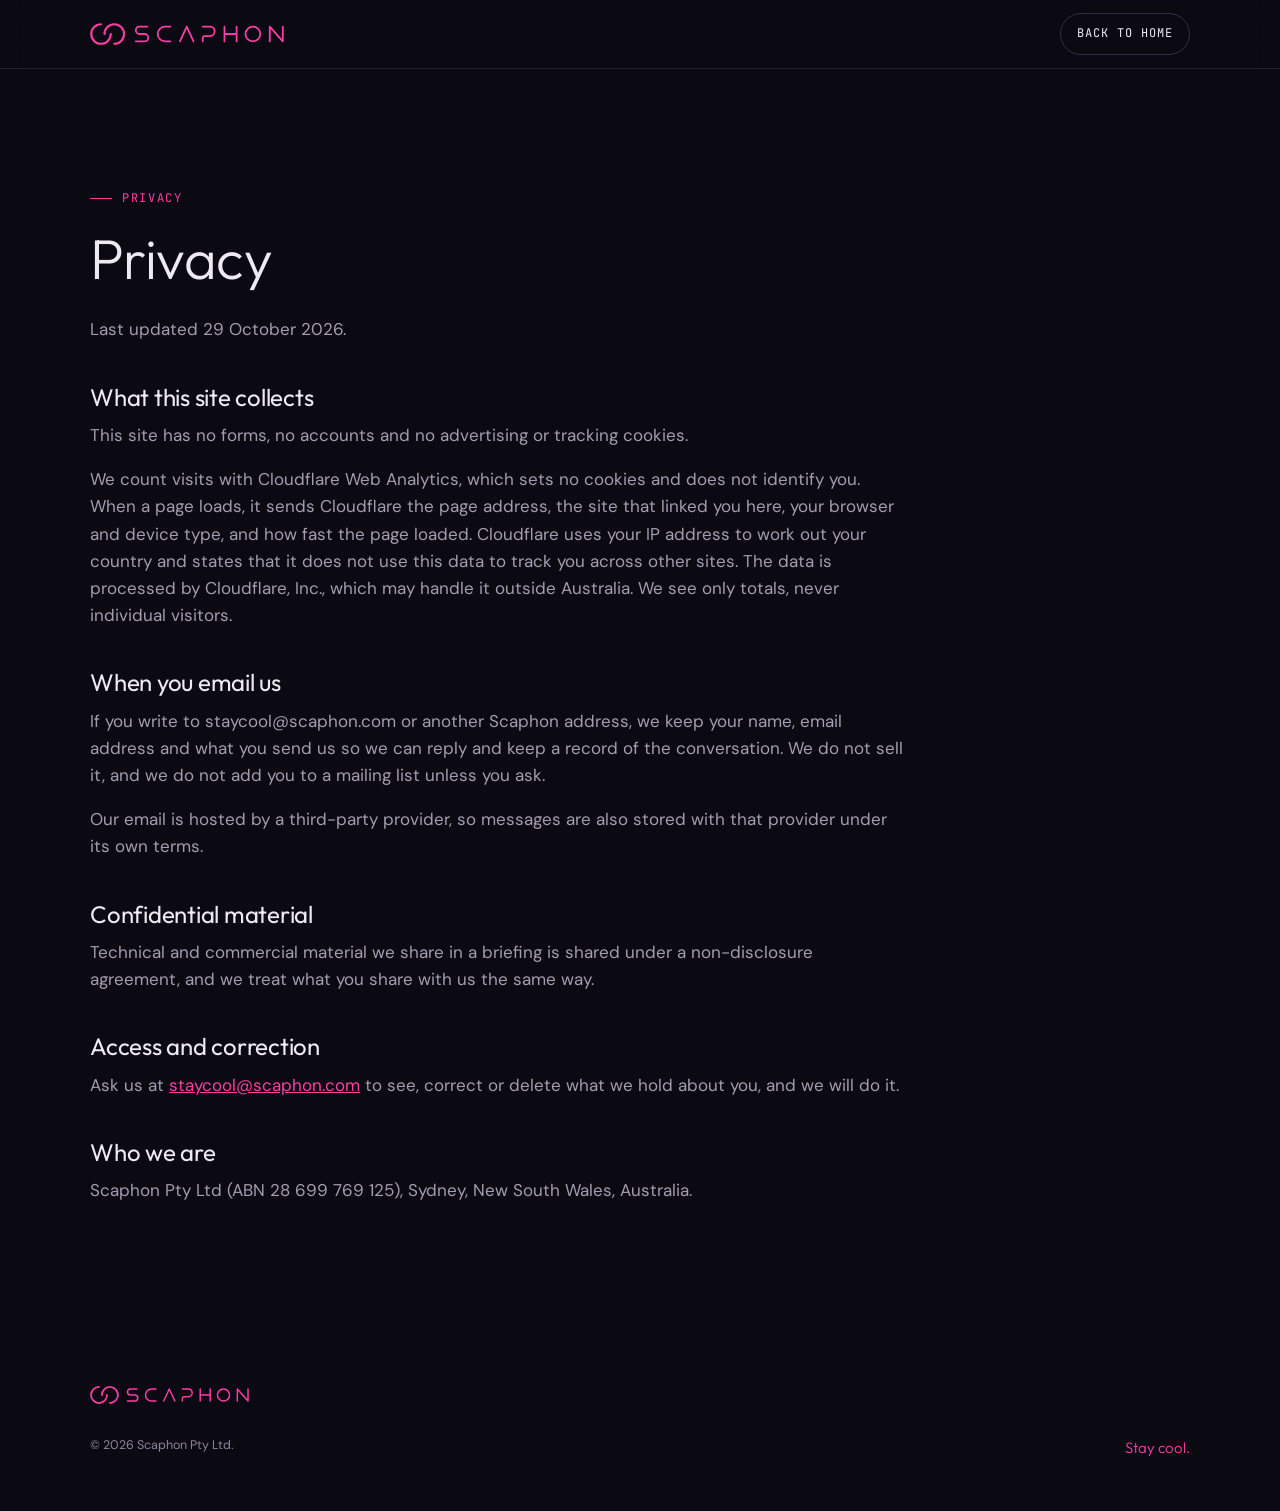
<file: privacy.html>
<!doctype html>
<html lang="en-AU">
<head>
  <meta charset="utf-8">
  <meta name="viewport" content="width=device-width, initial-scale=1">
  <title>Privacy · Scaphon</title>
  <meta name="description" content="How Scaphon handles the information you send us.">
  <link rel="canonical" href="https://scaphon.com/privacy.html">
  <meta name="theme-color" content="#0B0A12">
  <link rel="icon" href="/favicon.ico" sizes="32x32">
  <link rel="icon" href="/favicon.svg" type="image/svg+xml">
  <link rel="apple-touch-icon" href="/icon-180.png">
  <link rel="preload" href="fonts/outfit-latin-300-normal.woff2" as="font" type="font/woff2" crossorigin>
  <link rel="preload" href="fonts/dm-sans-latin-400-normal.woff2" as="font" type="font/woff2" crossorigin>
  <link rel="stylesheet" href="styles.css?v=20261029c">
</head>
<body>
<header class="nav scrolled" id="nav">
  <div class="wrap">
    <a class="brand" href="./" aria-label="Scaphon home"><img src="img/scaphon-logo.svg" alt="Scaphon" width="2579" height="292"></a>
    <a class="btn small ghost" href="./">Back to home</a>
  </div>
</header>
<main class="page">
  <div class="wrap">
    <div class="label">Privacy</div>
    <h1>Privacy</h1>
    <p>Last updated 29 October 2026.</p>

    <h2>What this site collects</h2>
    <p>This site has no forms, no accounts and no advertising or tracking cookies.</p>
    <p>We count visits with Cloudflare Web Analytics, which sets no cookies and does not identify you. When a page loads, it sends Cloudflare the page address, the site that linked you here, your browser and device type, and how fast the page loaded. Cloudflare uses your IP address to work out your country and states that it does not use this data to track you across other sites. The data is processed by Cloudflare, Inc., which may handle it outside Australia. We see only totals, never individual visitors.</p>

    <h2>When you email us</h2>
    <p>If you write to staycool@scaphon.com or another Scaphon address, we keep your name, email address and what you send us so we can reply and keep a record of the conversation. We do not sell it, and we do not add you to a mailing list unless you ask.</p>
    <p>Our email is hosted by a third-party provider, so messages are also stored with that provider under its own terms.</p>

    <h2>Confidential material</h2>
    <p>Technical and commercial material we share in a briefing is shared under a non-disclosure agreement, and we treat what you share with us the same way.</p>

    <h2>Access and correction</h2>
    <p>Ask us at <a href="mailto:staycool@scaphon.com">staycool@scaphon.com</a> to see, correct or delete what we hold about you, and we will do it.</p>

    <h2>Who we are</h2>
    <p>Scaphon Pty Ltd (ABN 28 699 769 125), Sydney, New South Wales, Australia.</p>
  </div>
</main>
<footer>
  <div class="wrap">
    <a class="brand" href="./" aria-label="Scaphon home"><img src="img/scaphon-logo.svg" alt="Scaphon" width="2579" height="292" loading="lazy"></a>
    <div class="fine"><span>© 2026 Scaphon Pty Ltd.</span><span class="stay">Stay cool.</span></div>
  </div>
</footer>
<!-- Cloudflare Web Analytics (cookieless) --><script type='module' src='https://static.cloudflareinsights.com/beacon.min.js' data-cf-beacon='{"token": "19f9611f4fe54c2a832fe175127ee4cc"}'></script><!-- End Cloudflare Web Analytics -->
</body>
</html>
</file>
<file: styles.css>
/* Scaphon site. One stylesheet for every page.
   Accent #FF3DA6 and ground #0B0A12 are sampled from the logo files in
   Validated\Logos. Change them here and nowhere else. */

/* Self-hosted fonts (SIL Open Font License, see fonts/OFL-*.txt). Latin subset only.
   Served from this site, so no visitor request goes to Google. */
@font-face { font-family: 'Outfit'; src: url('fonts/outfit-latin-200-normal.woff2') format('woff2'); font-weight: 200; font-style: normal; font-display: swap; }
@font-face { font-family: 'Outfit'; src: url('fonts/outfit-latin-300-normal.woff2') format('woff2'); font-weight: 300; font-style: normal; font-display: swap; }
@font-face { font-family: 'Outfit'; src: url('fonts/outfit-latin-400-normal.woff2') format('woff2'); font-weight: 400; font-style: normal; font-display: swap; }
@font-face { font-family: 'DM Sans'; src: url('fonts/dm-sans-latin-400-normal.woff2') format('woff2'); font-weight: 400; font-style: normal; font-display: swap; }
@font-face { font-family: 'DM Sans'; src: url('fonts/dm-sans-latin-500-normal.woff2') format('woff2'); font-weight: 500; font-style: normal; font-display: swap; }
@font-face { font-family: 'DM Sans'; src: url('fonts/dm-sans-latin-400-italic.woff2') format('woff2'); font-weight: 400; font-style: italic; font-display: swap; }
@font-face { font-family: 'JetBrains Mono'; src: url('fonts/jetbrains-mono-latin-400-normal.woff2') format('woff2'); font-weight: 400; font-style: normal; font-display: swap; }
@font-face { font-family: 'JetBrains Mono'; src: url('fonts/jetbrains-mono-latin-500-normal.woff2') format('woff2'); font-weight: 500; font-style: normal; font-display: swap; }

:root {
  color-scheme: dark;
  --bg: #0B0A12;
  --bg-2: #110F1A;
  --card: #161320;
  --card-2: #1C1828;
  --line: #262033;
  --line-2: #352C47;
  --text: #EEEAF2;
  --muted: #A49DB0;
  --dim: #8C849B;
  --accent: #FF3DA6;
  --accent-2: #FF6CBD;
  --accent-dim: rgba(255, 61, 166, 0.12);
  --head: 'Outfit', 'Helvetica Neue', Arial, sans-serif;
  --body: 'DM Sans', 'Helvetica Neue', Arial, sans-serif;
  --mono: 'JetBrains Mono', ui-monospace, 'Fira Code', monospace;
  --wrap: 1180px;
  --gutter: clamp(16px, 4vw, 40px);
}

*, *::before, *::after { box-sizing: border-box; }
html { scroll-behavior: smooth; -webkit-text-size-adjust: 100%; }
body {
  margin: 0;
  background: var(--bg);
  color: var(--text);
  font-family: var(--body);
  font-size: 17px;
  line-height: 1.6;
  -webkit-font-smoothing: antialiased;
  overflow-x: hidden;
}
img { max-width: 100%; height: auto; display: block; }
a { color: inherit; }
::selection { background: var(--accent); color: #fff; }
:focus-visible { outline: 2px solid var(--accent); outline-offset: 3px; border-radius: 2px; }

.wrap { max-width: var(--wrap); margin: 0 auto; padding: 0 var(--gutter); }
.skip { position: absolute; left: -9999px; top: 8px; background: var(--accent); color: #fff; padding: 8px 14px; z-index: 100; }
.skip:focus { left: 8px; }

/* Type */
h1, h2, h3 { font-family: var(--head); font-weight: 300; letter-spacing: -0.01em; margin: 0; }
h1 { font-size: clamp(38px, 6.2vw, 76px); line-height: 1.04; }
h2 { font-size: clamp(30px, 4.2vw, 50px); line-height: 1.1; max-width: 22ch; }
h3 { font-size: 22px; font-weight: 400; line-height: 1.25; }
p { margin: 0 0 1em; }
.lead { font-size: clamp(18px, 1.6vw, 21px); color: var(--muted); max-width: 60ch; }
.lead a { color: var(--text); text-decoration-color: var(--line-2); text-underline-offset: 3px; }
.lead a:hover { text-decoration-color: var(--accent); }
.label {
  font-family: var(--mono); font-size: 12px; letter-spacing: 0.14em; text-transform: uppercase;
  color: var(--accent); display: flex; align-items: center; gap: 10px; margin-bottom: 22px;
}
.label::before { content: ""; width: 22px; height: 1px; background: var(--accent); }
.accent { color: var(--accent); }

/* Nav */
.nav {
  position: sticky; top: 0; z-index: 50;
  background: rgba(11, 10, 18, 0.82);
  -webkit-backdrop-filter: blur(14px); backdrop-filter: blur(14px);
  border-bottom: 1px solid transparent; transition: border-color .3s;
}
.nav.scrolled { border-bottom-color: var(--line); }
.nav .wrap { display: flex; align-items: center; justify-content: space-between; height: 68px; gap: 24px; }
.brand img { height: 22px; width: auto; }
.nav ul { list-style: none; display: flex; gap: 28px; margin: 0; padding: 0; }
.nav ul a { text-decoration: none; font-size: 14px; color: var(--muted); transition: color .2s; }
.nav ul a:hover { color: var(--text); }
.nav ul a.active { color: var(--accent); }
.nav-toggle { display: none; background: none; border: 1px solid var(--line-2); color: var(--text); border-radius: 6px; width: 42px; height: 38px; cursor: pointer; }
.nav-toggle span { display: block; width: 18px; height: 1.5px; background: currentColor; margin: 4px auto; }

/* Buttons */
.btn {
  display: inline-flex; align-items: center; gap: 10px; text-decoration: none;
  font-family: var(--mono); font-size: 13px; letter-spacing: 0.08em; text-transform: uppercase;
  padding: 14px 22px; border-radius: 999px; border: 1px solid var(--accent);
  background: var(--accent); color: #fff; transition: background .2s, color .2s, box-shadow .2s;
  white-space: nowrap;
}
.btn:hover { background: var(--accent-2); box-shadow: 0 0 28px rgba(255, 61, 166, 0.35); }
.btn.ghost { background: transparent; color: var(--text); border-color: var(--line-2); }
.btn.ghost:hover { border-color: var(--accent); color: var(--accent); box-shadow: none; }
.btn.small { padding: 10px 16px; font-size: 12px; }
.arrow { transition: transform .2s; }
.btn:hover .arrow { transform: translateX(3px); }

/* Hero. One sentence of who and what, nothing of how. The curve behind it is the same
   exponential as the chart, drawn once on load; the dot marks today. */
.hero { position: relative; padding: 0; min-height: calc(100svh - 68px); display: flex; align-items: center; overflow: hidden; border-bottom: 1px solid var(--line); }
.hero-photo { position: absolute; top: 0; right: 0; bottom: 0; width: 38%;
  background: url("img/hero-rows.webp") 72% center / cover no-repeat; opacity: .62;
  -webkit-mask-image: linear-gradient(to right, transparent 0%, #000 55%), linear-gradient(to bottom, transparent 0%, #000 22%, #000 78%, transparent 100%);
  -webkit-mask-composite: source-in; mask-composite: intersect;
  mask-image: linear-gradient(to right, transparent 0%, #000 55%), linear-gradient(to bottom, transparent 0%, #000 22%, #000 78%, transparent 100%); }
.hero-curve { position: absolute; right: 0; bottom: 0; width: min(78vw, 1200px); height: 100%; pointer-events: none; }
.hero-line { fill: none; stroke: url(#heroStroke); stroke-width: 2; vector-effect: non-scaling-stroke; stroke-linecap: round;
  stroke-dasharray: 1; stroke-dashoffset: 0; animation: draw 2.6s cubic-bezier(.5,0,.2,1) .3s both; }
@keyframes draw { from { stroke-dashoffset: 1; } to { stroke-dashoffset: 0; } }
.hero::before {
  content: ""; position: absolute; width: 900px; height: 900px; right: -260px; top: -420px;
  background: radial-gradient(circle, rgba(255, 61, 166, 0.10), transparent 62%); pointer-events: none;
}
.hero .wrap { position: relative; width: 100%; padding-top: 72px; padding-bottom: 110px; }
.eyebrow { font-family: var(--mono); font-size: 12px; letter-spacing: .16em; text-transform: uppercase; color: var(--dim); margin-bottom: 26px; }
.eyebrow b { color: var(--accent); font-weight: 500; }
.hero h1 { max-width: none; font-size: clamp(32px, 4.2vw, 58px); line-height: 1.1; font-weight: 300; }
.hero h1 .wm { white-space: nowrap; }
/* Three set lines on wide screens; natural wrapping on phones and small tablets. */
@media (max-width: 760px) { .hero h1 .br-wide { display: none; } }
@media (max-width: 480px) { .hero h1 { font-size: 27px; } }
.hero h1 .wm img { display: inline-block; height: 0.74em; width: auto; vertical-align: -0.04em; margin-right: 0.28em; }
.hero-mark { display: block; width: clamp(60px, 5.4vw, 84px); height: auto; margin-bottom: 26px; }
.scroll-cue { position: absolute; left: 50%; bottom: 28px; transform: translateX(-50%); display: flex; flex-direction: column; align-items: center; gap: 10px; text-decoration: none; font-family: var(--mono); font-size: 11px; letter-spacing: .2em; text-transform: uppercase; color: var(--dim); transition: color .2s; }
.scroll-cue i { width: 1px; height: 38px; background: linear-gradient(var(--accent), rgba(255, 61, 166, 0)); animation: cue 2.2s ease-in-out infinite; transform-origin: top; }
.scroll-cue:hover { color: var(--accent); }
@keyframes cue { 0% { transform: scaleY(0); opacity: 0; } 30% { opacity: 1; } 70% { transform: scaleY(1); opacity: 1; } 100% { transform: scaleY(1); opacity: 0; } }
/* The thesis: the hook that used to open the page, now the first section after the identity. */
.thesis h2 { max-width: 22ch; font-size: clamp(36px, 5vw, 68px); line-height: 1.06; font-weight: 300; }
.thesis .lead { margin-top: 28px; max-width: 46ch; }
.hero .lead { margin-top: 28px; max-width: 46ch; }
.cta-row { display: flex; flex-wrap: wrap; gap: 14px; margin-top: 38px; }

/* Sections */
section { padding: clamp(80px, 11vw, 140px) 0; border-bottom: 1px solid var(--line); }
section.alt { background: var(--bg-2); }
.split { display: grid; grid-template-columns: 1.05fr 1fr; gap: clamp(40px, 6vw, 90px); align-items: start; }
.prose p { color: var(--muted); }
.prose p strong { color: var(--text); font-weight: 500; }

/* Density chart. Drawn by chart.js at the container's real width. One accent
   series, AMD as a thermal-orange diamond (#F57A20 passes CVD separation against
   the accent on the card surface), hairline solid grid, roadmap dashed. */
.two-col { margin-top: 28px; columns: 2; column-gap: 48px; max-width: 1020px; }
.two-col p { break-inside: avoid; }
.chart { margin: 56px 0 0; background: var(--card); border: 1px solid var(--line); border-radius: 12px; padding: 28px 28px 22px; }
.chart-head { display: flex; flex-wrap: wrap; justify-content: space-between; align-items: flex-end; gap: 16px 32px; margin-bottom: 18px; }
.chart-title { font-family: var(--head); font-weight: 400; font-size: 20px; color: var(--text); }
.chart-sub { font-size: 13.5px; color: var(--dim); margin-top: 2px; }
.legend { list-style: none; margin: 0; padding: 0; display: flex; flex-wrap: wrap; gap: 8px 22px; font-size: 13px; color: var(--muted); }
.legend li { display: flex; align-items: center; gap: 8px; }
.legend svg { flex: none; }
.plot-wrap { position: relative; }
.plot { width: 100%; min-height: 380px; }
.plot svg { display: block; overflow: visible; }
.plot .ax { font-family: var(--mono); font-size: 11px; fill: #8C849B; font-variant-numeric: tabular-nums; }
.plot .lb { font-family: var(--body); font-size: 13px; fill: var(--text); }
.plot .lb2 { font-family: var(--mono); font-size: 11.5px; fill: var(--muted); }
.plot .hit { cursor: default; outline: none; }
.plot .hit:focus-visible { stroke: var(--text); stroke-width: 1; }
.tip { position: absolute; z-index: 5; pointer-events: none; background: #0F0D16; border: 1px solid var(--line-2); border-radius: 8px; padding: 10px 12px; max-width: 260px; box-shadow: 0 10px 30px rgba(0,0,0,.45); }
.tip b { display: block; font-weight: 500; font-size: 13.5px; color: var(--text); }
.tip span { display: block; font-family: var(--mono); font-size: 12px; color: var(--text); margin-top: 3px; }
.tip em { display: block; font-style: normal; font-size: 12.5px; color: var(--muted); margin-top: 4px; line-height: 1.4; }
.chart-note a { color: var(--dim); }
.chart-note { font-size: 12.5px; color: var(--dim); margin: 16px 0 0; padding-top: 14px; border-top: 1px solid var(--line); line-height: 1.6; }

/* Cards */
.grid { display: grid; gap: 1px; background: var(--line); border: 1px solid var(--line); border-radius: 14px; overflow: hidden; margin-top: 56px; }
.grid.g4 { grid-template-columns: repeat(4, 1fr); }
.grid.g3 { grid-template-columns: repeat(3, 1fr); }
.card { background: var(--card); padding: 30px 26px 32px; transition: background .25s; }
.card:hover { background: var(--card-2); }
.card .num { font-family: var(--mono); font-size: 12px; color: var(--accent); letter-spacing: .1em; margin-bottom: 18px; display: block; }
.card h3 { margin-bottom: 12px; }
.card p { color: var(--muted); font-size: 15.5px; margin: 0; }
.closing { margin-top: 44px; font-family: var(--head); font-weight: 300; font-size: clamp(22px, 2.4vw, 30px); max-width: 34ch; }

/* Why it matters: one statement */
.statement { font-size: clamp(30px, 4.4vw, 56px); line-height: 1.12; max-width: 24ch; text-wrap: balance; }
/* Four verdicts, in the order the industry moved. Cards share one grid so labels,
   verdicts and descriptions line up across cards whatever the wrapping. */
.verdicts { list-style: none; margin: 44px 0 0; padding: 0; display: grid; grid-template-columns: repeat(4, minmax(0, 1fr)); grid-template-rows: auto auto auto 1fr; gap: 0 16px; }
.verdict { background: var(--card); border: 1px solid var(--line); border-radius: 12px; padding: 24px 22px 26px; display: grid; grid-template-rows: subgrid; grid-row: span 4; row-gap: 12px; }
.verdict.last { border-color: rgba(255, 61, 166, .45); }
.v-ico { width: 40px; height: 40px; border: 1px solid var(--line-2); border-radius: 50%; display: grid; place-items: center; color: var(--accent); }
.verdict, .v-ico, .v-k { transition: transform .25s ease, border-color .25s ease, background .25s ease, box-shadow .25s ease, color .25s ease; }
@media (hover: hover) {
  .verdict:hover { transform: translateY(-4px); background: var(--card-2); border-color: var(--line-2); box-shadow: 0 14px 34px rgba(0, 0, 0, .35); }
  .verdict.last:hover { border-color: var(--accent); box-shadow: 0 14px 34px rgba(0, 0, 0, .35), 0 0 28px rgba(255, 61, 166, .18); }
  .verdict:hover .v-ico { border-color: var(--accent); box-shadow: 0 0 18px rgba(255, 61, 166, .3); }
  .verdict:hover .v-k { color: var(--text); }
  .verdict.last:hover .v-k { color: var(--accent); }
}
@media (prefers-reduced-motion: reduce) { .verdict:hover { transform: none; } }
.v-k { font-family: var(--mono); font-size: 11.5px; letter-spacing: .14em; text-transform: uppercase; color: var(--dim); margin-top: 6px; }
.verdict.last .v-k { color: var(--accent); }
.v-t { font-family: var(--head); font-weight: 400; font-size: 24px; line-height: 1.15; color: var(--text); }
.v-d { font-size: 15px; color: var(--muted); line-height: 1.55; }
/* Four-across: type scales with the card width (container units), so every
   title holds one line and every description four at any desktop width. */
@media (min-width: 1021px) {
  .verdict { container-type: inline-size; }
  .v-t { font-size: 11cqi; }
  .v-d { font-size: 8cqi; }
}
.statement-close { margin: 40px 0 0; color: var(--text); font-family: var(--head); font-weight: 300; font-size: clamp(22px, 2.2vw, 28px); line-height: 1.3; }
.statement-close::before { content: ""; display: block; width: 44px; height: 2px; background: var(--accent); margin-bottom: 18px; }

/* The market moment: total, value-split bar, five disclosed deals */
.market { display: grid; grid-template-columns: minmax(0, 1.1fr) minmax(0, 1fr); gap: clamp(32px, 6vw, 80px); align-items: end; }
.deals-col { align-self: end; }
.deals-total { display: flex; align-items: baseline; flex-wrap: wrap; gap: 6px 16px; }
.deals-total .t-n { font-family: var(--head); font-weight: 400; font-size: clamp(52px, 6vw, 72px); line-height: 1; color: var(--accent); white-space: nowrap; }
.deals-total .t-l { font-family: var(--mono); font-size: 11.5px; letter-spacing: .14em; text-transform: uppercase; color: var(--accent); }
/* Bar split by deal value; shades step down with size. Row hover lights its segment. */
.deals-bar { display: flex; gap: 2px; height: 14px; margin: 24px 0 14px; border-radius: 7px; overflow: hidden; }
.deals-bar span { background: var(--accent); transition: opacity .2s ease; }
.deals-bar span:nth-child(2), .deals li:nth-child(2) i { opacity: .78; }
.deals-bar span:nth-child(3), .deals li:nth-child(3) i { opacity: .58; }
.deals-bar span:nth-child(4), .deals li:nth-child(4) i { opacity: .42; }
.deals-bar span:nth-child(5), .deals li:nth-child(5) i { opacity: .3; }
.deals { list-style: none; margin: 0; padding: 0; }
.deals a { display: grid; grid-template-columns: 10px 96px minmax(0, 1fr) auto; column-gap: 14px; align-items: baseline; padding: 9px 0; text-decoration: none; }
.deals i { width: 10px; height: 10px; border-radius: 2px; background: var(--accent); align-self: start; margin-top: 9px; }
.d-n { font-family: var(--head); font-weight: 400; font-size: 18px; color: var(--text); white-space: nowrap; transition: color .2s ease; }
.d-t { font-size: 14.5px; color: var(--muted); line-height: 1.4; transition: color .2s ease; }
.d-s { font-family: var(--mono); font-size: 11px; color: var(--dim); white-space: nowrap; }
.deals .d-s::after { content: "\2197"; display: inline-block; margin-left: 6px; opacity: 0; transform: translate(-3px, 3px); transition: opacity .2s ease, transform .2s ease; color: var(--accent); }
.deals a:hover .d-n, .deals a:focus-visible .d-n { color: var(--accent); }
.deals a:hover .d-t, .deals a:focus-visible .d-t { color: var(--text); }
.deals a:hover .d-s::after, .deals a:focus-visible .d-s::after { opacity: 1; transform: none; }
.deals-col:has(.deals a:hover) .deals-bar span { opacity: .18; }
.deals-col:has(.deals li:nth-child(1) a:hover) .deals-bar span:nth-child(1),
.deals-col:has(.deals li:nth-child(2) a:hover) .deals-bar span:nth-child(2),
.deals-col:has(.deals li:nth-child(3) a:hover) .deals-bar span:nth-child(3),
.deals-col:has(.deals li:nth-child(4) a:hover) .deals-bar span:nth-child(4),
.deals-col:has(.deals li:nth-child(5) a:hover) .deals-bar span:nth-child(5) { opacity: 1; }
.deals-more { margin: 14px 0 0; font-size: 13.5px; line-height: 1.6; color: var(--dim); }
@media (max-width: 480px) {
  .deals a { grid-template-columns: 8px 74px minmax(0, 1fr) auto; column-gap: 10px; }
  .deals i { width: 8px; height: 8px; margin-top: 7px; }
  .d-n { font-size: 16px; }
  .d-t { font-size: 13.5px; }
  .d-s { font-size: 10.5px; }
  .deals .d-s::after { display: none; }
}
#market .statement-close { margin-top: 56px; }
.statement-close { text-wrap: pretty; }

/* What we're building: five commitments and one image */
.building { display: grid; grid-template-columns: minmax(0, 1.5fr) minmax(0, 1fr); gap: 32px; margin-top: 52px; align-items: stretch; }
.beliefs { list-style: none; margin: 0; padding: 0; counter-reset: b; border-top: 1px solid var(--line); }
.beliefs li { counter-increment: b; display: grid; grid-template-columns: 40px 1fr; column-gap: 12px; padding: 20px 0; border-bottom: 1px solid var(--line); }
.beliefs li::before { content: counter(b, decimal-leading-zero); grid-row: span 2; font-family: var(--mono); font-size: 12px; color: var(--accent); padding-top: 5px; }
.beliefs b { font-family: var(--head); font-weight: 400; font-size: 20px; color: var(--text); }
.beliefs span { font-size: 15px; color: var(--muted); margin-top: 4px; }
.beliefs li { transition: background .25s ease, box-shadow .25s ease, padding .25s ease; }
.beliefs b, .beliefs span { transition: color .25s ease; }
@media (hover: hover) {
  .beliefs li:hover { background: linear-gradient(90deg, rgba(255, 61, 166, .08), rgba(255, 61, 166, 0) 70%); box-shadow: inset 2px 0 0 var(--accent); padding-left: 14px; }
  .beliefs li:hover span { color: var(--text); }
}
@media (prefers-reduced-motion: reduce) { .beliefs li:hover { padding-left: 0; } }
.glimpse { margin: 0; position: relative; border: 1px solid var(--line); border-radius: 12px; overflow: hidden; background: #07060c; min-height: 300px; }
.glimpse img { position: absolute; inset: 0; width: 100%; height: 100%; object-fit: cover; object-position: center 38%; }
.glimpse::after { content: ""; position: absolute; inset: 0; background: linear-gradient(to top, rgba(11,10,18,.9), rgba(11,10,18,0) 35%); }
.glimpse figcaption { position: absolute; left: 20px; bottom: 16px; z-index: 1; font-family: var(--mono); font-size: 11px; letter-spacing: .12em; text-transform: uppercase; color: var(--dim); }

/* Where we are: one slim strip */
section.slim { padding: clamp(56px, 7vw, 84px) 0; }
.sr-only { position: absolute; width: 1px; height: 1px; overflow: hidden; clip: rect(0 0 0 0); white-space: nowrap; }
.timeline { list-style: none; margin: 52px 0 0; padding: 0; display: grid; grid-template-columns: repeat(4, minmax(0, 1fr)); gap: 0; }
.timeline li { position: relative; padding: 32px 28px 0 0; }
/* Dot per stage; a segment runs from each dot to the next. Done is filled magenta up to Now. */
.timeline li::before { content: ""; position: absolute; left: 0; top: 2px; width: 11px; height: 11px; border-radius: 50%; border: 1.5px solid var(--dim); background: var(--bg-2); z-index: 1; }
.timeline li::after { content: ""; position: absolute; left: 13px; right: 0; top: 7px; height: 1px; background: var(--line-2); }
.timeline li:last-child::after { background: linear-gradient(90deg, var(--line-2), rgba(53, 44, 71, 0)); }
.timeline li.done::before { border-color: var(--accent); background: var(--accent); }
.timeline li.done::after { height: 2px; top: 6.5px; background: var(--accent); }
.timeline li.now::before { border-color: var(--accent); background: var(--accent); animation: nowPulse 2.4s ease-out infinite; }
@keyframes nowPulse { 0% { box-shadow: 0 0 0 0 rgba(255, 61, 166, .55); } 70% { box-shadow: 0 0 0 10px rgba(255, 61, 166, 0); } 100% { box-shadow: 0 0 0 0 rgba(255, 61, 166, 0); } }
.t-k { display: block; font-family: var(--mono); font-size: 12px; letter-spacing: .14em; text-transform: uppercase; color: var(--dim); margin-bottom: 10px; transition: color .25s ease; }
.timeline li.done .t-k, .timeline li.now .t-k { color: var(--accent); }
.t-t { display: block; font-family: var(--head); font-weight: 400; font-size: clamp(17px, 1.7vw, 20px); line-height: 1.25; color: var(--text); margin-bottom: 10px; }
.t-v { font-size: 15px; color: var(--muted); line-height: 1.55; display: block; max-width: 30ch; }
#status .statement-close { margin-top: 56px; }
/* Four across: description type scales with the column (container units) so all four run to the same line count. */
@media (min-width: 1021px) {
  .timeline li { container-type: inline-size; }
  .t-v { font-size: 6.9cqi; max-width: none; }
}
.timeline li::before { transition: border-color .25s ease, background .25s ease, box-shadow .25s ease, transform .25s ease; }
.t-t, .t-v { transition: color .25s ease; }
@media (hover: hover) {
  .timeline li:hover::before { border-color: var(--accent); box-shadow: 0 0 0 6px rgba(255, 61, 166, .18); transform: scale(1.15); }
  .timeline li:hover .t-t { color: var(--accent); }
  .timeline li:hover .t-v { color: var(--text); }
  .timeline li:hover .t-k { color: var(--accent); }
}
@media (prefers-reduced-motion: reduce) { .timeline li.now::before { animation: none; box-shadow: 0 0 0 4px rgba(255, 61, 166, .15); } }

/* Founder */
.founder { display: grid; grid-template-columns: clamp(180px, 20vw, 250px) minmax(0, 1fr); gap: clamp(28px, 4vw, 52px); align-items: stretch; margin-top: 8px; }
.founder > img { width: 100%; height: 100%; min-height: 0; object-fit: cover; object-position: center 20%; border-radius: 12px; border: 1px solid var(--line); }
.founder h2 { max-width: 22ch; }
.founder blockquote { position: relative; margin: 64px 0 0; padding: 0; font-size: clamp(17px, 1.45vw, 19px); line-height: 1.65; color: var(--text); max-width: 64ch; }
/* One large opening mark in the accent, hanging above the text; no closing mark, no side rule. */
.founder blockquote::before { content: "\201C"; position: absolute; left: -0.06em; top: -0.5em; font-family: var(--head); font-size: 96px; line-height: 1; color: var(--accent); opacity: .9; pointer-events: none; }
.sig { margin: 14px 0 0 0; display: flex; gap: 10px; flex-wrap: wrap; align-items: baseline; }
.sig b { font-weight: 500; font-size: 15px; }
.sig span { font-family: var(--mono); font-size: 11.5px; letter-spacing: .1em; text-transform: uppercase; color: var(--accent); }
.stats { display: grid; grid-template-columns: repeat(5, minmax(0, 1fr)); gap: 12px; margin: 40px 0 0; padding: 0; }
.stats div { background: var(--card); border: 1px solid var(--line); border-radius: 12px; padding: 20px 20px 22px; transition: transform .25s ease, border-color .25s ease, background .25s ease, box-shadow .25s ease; }
.stats dt { font-family: var(--head); font-weight: 300; font-size: clamp(26px, 2.5vw, 34px); color: var(--text); line-height: 1.1; white-space: nowrap; transition: color .25s ease; }
.stats dd { margin: 8px 0 0; font-size: 13.5px; color: var(--muted); line-height: 1.45; transition: color .25s ease; }
.core { margin-top: 64px; }
.core-head { max-width: 62ch; margin-bottom: 24px; }
.core-head h3 { font-family: var(--head); font-weight: 400; font-size: clamp(24px, 2.2vw, 30px); margin: 0; color: var(--text); }
.core-head p { margin: 14px 0 0; font-size: 15px; line-height: 1.6; color: var(--muted); }
.roles { list-style: none; margin: 0; padding: 0; display: grid; grid-template-columns: repeat(3, minmax(0, 1fr)); grid-auto-rows: auto; gap: 12px; }
.roles li { background: var(--card); border: 1px solid var(--line); border-radius: 12px; padding: 20px 20px 22px; display: grid; grid-template-rows: subgrid; grid-row: span 3; row-gap: 10px; align-content: start; transition: transform .25s ease, border-color .25s ease, background .25s ease, box-shadow .25s ease; }
.roles li:first-child { border-color: rgba(255, 61, 166, .45); }
.r-k { font-family: var(--mono); font-size: 11px; letter-spacing: .12em; text-transform: uppercase; color: var(--dim); }
.roles li:first-child .r-k { color: var(--accent); }
.roles b { font-family: var(--head); font-weight: 400; font-size: 19px; line-height: 1.25; color: var(--text); }
.r-d { font-size: 14px; line-height: 1.55; color: var(--muted); transition: color .25s ease; }
.stats div.key { border-color: rgba(255, 61, 166, .55); }
.stats div.key dt { color: var(--accent); }
.bought { margin: 16px 0 0; font-size: 13.5px; color: var(--dim); }
#team .statement-close { margin-top: 56px; }
@media (hover: hover) {
  .stats div:hover, .roles li:hover { transform: translateY(-4px); background: var(--card-2); border-color: var(--line-2); box-shadow: 0 14px 34px rgba(0, 0, 0, .35); }
  .roles li:first-child:hover, .stats div.key:hover { border-color: var(--accent); box-shadow: 0 14px 34px rgba(0, 0, 0, .35), 0 0 28px rgba(255, 61, 166, .18); }
  .stats div:hover dt { color: var(--accent); }
  .stats div:hover dd, .roles li:hover .r-d { color: var(--text); }
}
@media (prefers-reduced-motion: reduce) { .stats div:hover, .roles li:hover { transform: none; } }

/* Contact */
.contact { text-align: center; position: relative; overflow: hidden; }
.contact::before { content: ""; position: absolute; left: 50%; top: 100%; width: 1100px; height: 700px; transform: translate(-50%, -55%); background: radial-gradient(ellipse, rgba(255,61,166,.18), transparent 65%); pointer-events: none; }
.contact .wrap { position: relative; }
.contact h2 { margin: 0 auto; }
.contact .label { justify-content: center; }
.contact .lead { margin: 22px auto 0; }
.routes { display: grid; grid-template-columns: repeat(3, minmax(0, 1fr)); gap: 16px; margin: 36px auto 0; max-width: 980px; text-align: left; }
.route { display: flex; flex-direction: column; gap: 8px; padding: 22px 22px 24px; border: 1px solid var(--line-2); border-radius: 12px; background: rgba(22,19,32,.7); text-decoration: none; transition: border-color .2s, background .2s; }
.route b { font-family: var(--head); font-weight: 400; font-size: 21px; color: var(--text); }
.route span { font-size: 14.5px; color: var(--muted); line-height: 1.5; }
.route i { margin-top: auto; padding-top: 10px; font-style: normal; font-family: var(--mono); font-size: 11.5px; letter-spacing: .12em; text-transform: uppercase; color: var(--dim); transition: color .2s; }
.route i em { font-style: normal; display: inline-block; transition: transform .2s; }
.route:hover i { color: var(--accent); }
.route:hover i em { transform: translateX(4px); }
.steps { list-style: none; margin: 40px auto 0; padding: 0; max-width: 980px; display: grid; grid-template-columns: repeat(3, minmax(0, 1fr)); gap: 16px; text-align: left; counter-reset: none; }
.steps li { display: flex; flex-direction: column; gap: 6px; padding: 0 4px; border-top: 1px solid var(--line-2); padding-top: 16px; }
.s-n { font-family: var(--mono); font-size: 12px; letter-spacing: .14em; color: var(--accent); }
.steps b { font-family: var(--head); font-weight: 400; font-size: 19px; color: var(--text); }
.s-d { font-size: 14.5px; line-height: 1.5; color: var(--muted); }
.route:hover { border-color: var(--accent); background: var(--card-2); }
.route:hover b { color: var(--accent); }
.mail-line { margin: 28px 0 0; color: var(--muted); font-size: 15px; }
.mail-line a { color: var(--text); }
.meta { margin-top: 26px; font-family: var(--mono); font-size: 12px; color: var(--dim); letter-spacing: .08em; text-transform: uppercase; }

/* Footer */
footer { padding: 44px 0 52px; }
footer .wrap { display: flex; flex-wrap: wrap; justify-content: space-between; gap: 24px; align-items: flex-start; }
footer .brand img { height: 18px; }
.foot-links { display: flex; gap: 22px; flex-wrap: wrap; font-size: 14px; }
.foot-links a { color: var(--muted); text-decoration: none; }
.foot-links a:hover { color: var(--text); }
.fine { width: 100%; font-size: 12.5px; color: var(--dim); line-height: 1.55; margin-top: 8px; display: flex; flex-wrap: wrap; justify-content: space-between; gap: 12px; }
.stay { font-family: var(--head); font-weight: 300; color: var(--accent); font-size: 15px; }

/* Plain pages (privacy, 404) */
.page { padding: clamp(70px, 10vw, 120px) 0; min-height: 70vh; }
.page h1 { font-size: clamp(36px, 5vw, 56px); margin-bottom: 28px; }
.page h2 { font-size: 24px; font-weight: 400; margin: 40px 0 12px; max-width: none; }
.page p, .page li { color: var(--muted); max-width: 68ch; }
.page a { color: var(--accent); }

/* Reveal */
.reveal { opacity: 0; transform: translateY(18px); transition: opacity .8s ease, transform .8s ease; }
.reveal.in { opacity: 1; transform: none; }
@media (prefers-reduced-motion: reduce) {
  html { scroll-behavior: auto; }
  .reveal { opacity: 1; transform: none; transition: none; }
  .hero-line { animation: none; }
  .scroll-cue i { animation: none; }
}

/* Responsive */
@media (max-width: 1020px) {
  .timeline li { padding-right: 16px; }
  .grid.g4 { grid-template-columns: repeat(2, minmax(0, 1fr)); }
  .stats { grid-template-columns: repeat(3, minmax(0, 1fr)); }
  .market { grid-template-columns: 1fr; }
  .verdicts { grid-template-columns: repeat(2, minmax(0, 1fr)); gap: 16px; }
}
@media (max-width: 860px) {
  .nav ul { display: none; position: absolute; top: 68px; left: 0; right: 0; flex-direction: column; gap: 0; background: var(--bg); border-bottom: 1px solid var(--line); padding: 8px var(--gutter) 18px; }
  .nav.open ul { display: flex; }
  .nav ul a { display: block; padding: 12px 0; font-size: 16px; }
  .nav-toggle { display: block; }
  .nav .btn.small { display: none; }
  .split { grid-template-columns: 1fr; }
  .two-col { columns: 1; }
  .building, .routes, .founder, .steps { grid-template-columns: 1fr; }
  .glimpse { min-height: 0; aspect-ratio: 4 / 5; max-width: 420px; }
  .founder > img { max-width: 220px; height: auto; aspect-ratio: 560 / 621; }
  .stats { grid-template-columns: repeat(2, minmax(0, 1fr)); }
  .roles { grid-template-columns: 1fr; }
  .stats div.key { grid-column: span 2; order: -1; }
  .timeline { grid-template-columns: 1fr; gap: 0; margin-top: 36px; }
  .timeline li { padding: 0 0 30px 32px; }
  .timeline li::before { top: 4px; }
  .timeline li::after { left: 5px; right: auto; top: 17px; bottom: 0; width: 1px; height: auto; }
  .timeline li.done::after { width: 2px; left: 4.5px; height: auto; top: 17px; }
  .timeline li:last-child::after { background: linear-gradient(180deg, var(--line-2), rgba(53, 44, 71, 0)); }
  .t-v { max-width: none; }
  .hero-photo { width: 100%; opacity: .28; }
  .hero-curve { width: 100%; opacity: .55; }
  .hero { min-height: 640px; }
}
@media (max-width: 560px) {
  body { font-size: 16px; }
  .verdicts { grid-template-columns: 1fr; }
  .grid.g4 { grid-template-columns: 1fr; }
  .chart { padding: 22px 14px 18px; }
  .plot { min-height: 380px; }
  .hero .wrap { padding-top: 64px; padding-bottom: 72px; }
}
</file>
